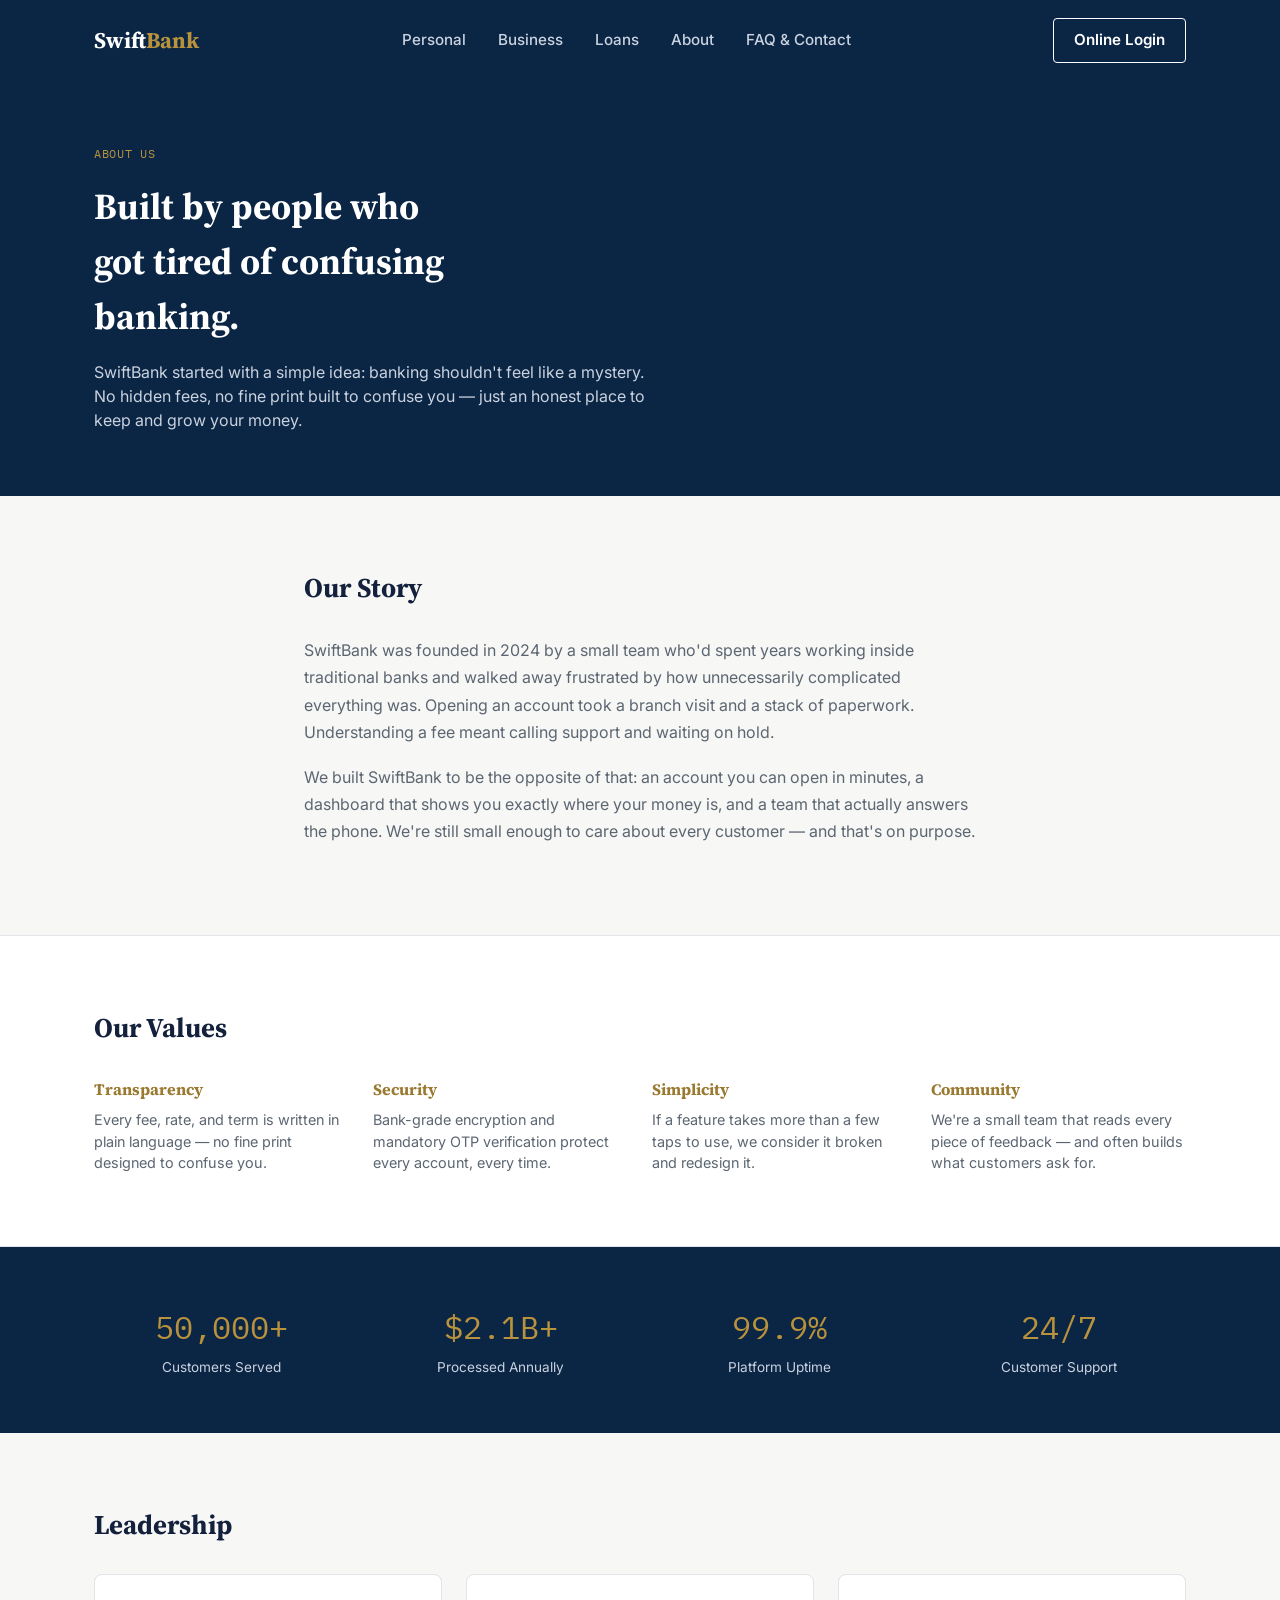
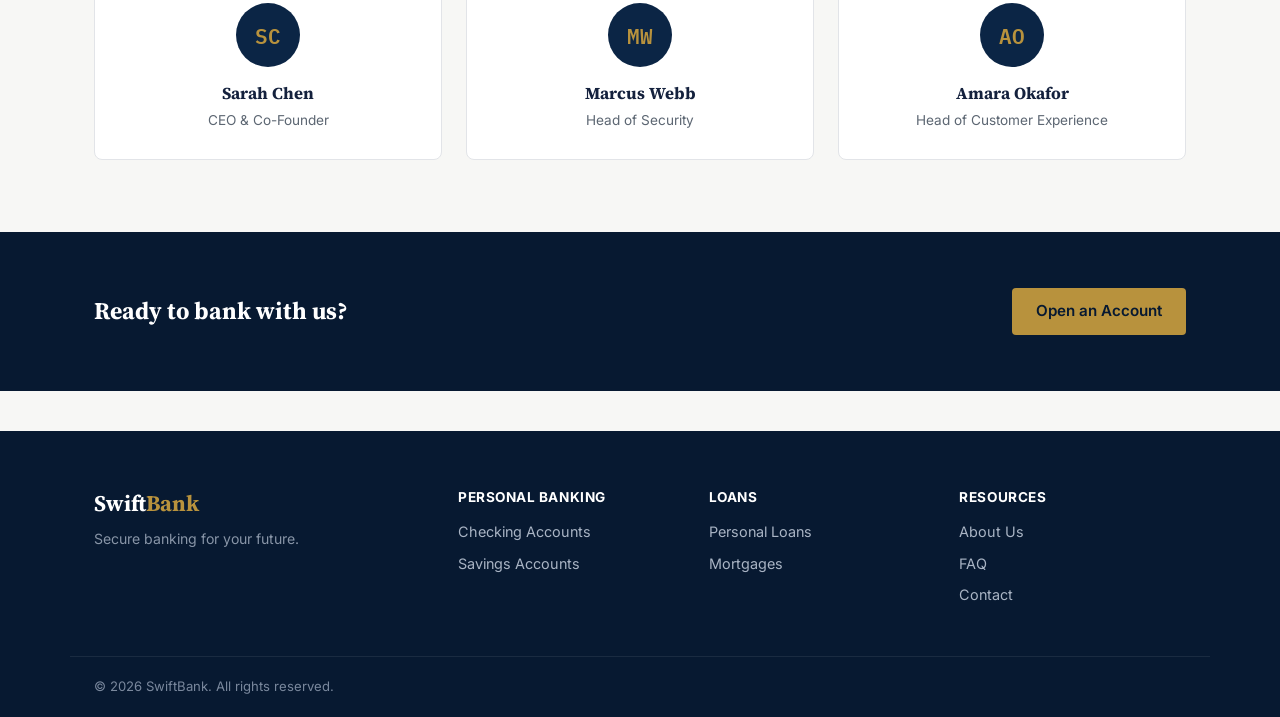
<file: about us.html>
<!DOCTYPE html>
<html lang="en">
<head>
  <meta charset="UTF-8">
  <meta name="viewport" content="width=device-width, initial-scale=1.0">
  <title>About Us | SwiftBank</title>
  <link rel="preconnect" href="https://fonts.googleapis.com">
  <link href="https://fonts.googleapis.com/css2?family=Source+Serif+4:wght@600;700&family=Inter:wght@400;500;600&family=IBM+Plex+Mono:wght@500&display=swap" rel="stylesheet">
  <link rel="stylesheet" href="Asset/css/index.css">
</head>
<body>

  <!-- Header / Nav -->
  <header class="site-header">
    <div class="container nav-wrap">
      <a href="index.html" class="logo">Swift<span>Bank</span></a>
      <nav class="main-nav" id="main-nav">
        <a href="accounts.html">Personal</a>
        <a href="accounts.html#business">Business</a>
        <a href="loans.html">Loans</a>
        <a href="about us.html">About</a>
        <a href="faq-contact.html">FAQ &amp; Contact</a>
      </nav>
      <div class="nav-actions">
        <a href="login.html" class="btn btn-outline">Online Login</a>
        <button class="menu-toggle" id="menu-toggle" aria-label="Toggle menu">&#9776;</button>
      </div>
    </div>
  </header>

  <!-- Page intro -->
  <section class="page-hero">
    <div class="container">
      <p class="eyebrow">About Us</p>
      <h1>Built by people who got tired of confusing banking.</h1>
      <p class="page-hero-sub">SwiftBank started with a simple idea: banking shouldn't feel like a mystery. No hidden fees, no fine print built to confuse you &mdash; just an honest place to keep and grow your money.</p>
    </div>
  </section>

  <!-- Our Story -->
  <section class="accounts-section">
    <div class="container about-story">
      <h2>Our Story</h2>
      <p>SwiftBank was founded in 2024 by a small team who'd spent years working inside traditional banks and walked away frustrated by how unnecessarily complicated everything was. Opening an account took a branch visit and a stack of paperwork. Understanding a fee meant calling support and waiting on hold.</p>
      <p>We built SwiftBank to be the opposite of that: an account you can open in minutes, a dashboard that shows you exactly where your money is, and a team that actually answers the phone. We're still small enough to care about every customer &mdash; and that's on purpose.</p>
    </div>
  </section>

  <!-- Our Values -->
  <section class="accounts-section accounts-section--alt">
    <div class="container">
      <h2>Our Values</h2>
      <div class="why-grid">
        <div class="why-item">
          <h3>Transparency</h3>
          <p>Every fee, rate, and term is written in plain language &mdash; no fine print designed to confuse you.</p>
        </div>
        <div class="why-item">
          <h3>Security</h3>
          <p>Bank-grade encryption and mandatory OTP verification protect every account, every time.</p>
        </div>
        <div class="why-item">
          <h3>Simplicity</h3>
          <p>If a feature takes more than a few taps to use, we consider it broken and redesign it.</p>
        </div>
        <div class="why-item">
          <h3>Community</h3>
          <p>We're a small team that reads every piece of feedback &mdash; and often builds what customers ask for.</p>
        </div>
      </div>
    </div>
  </section>

  <!-- Stats -->
  <section class="stats-band">
    <div class="container stats-grid">
      <div class="stat-item">
        <p class="stat-number">50,000+</p>
        <p class="stat-label">Customers Served</p>
      </div>
      <div class="stat-item">
        <p class="stat-number">$2.1B+</p>
        <p class="stat-label">Processed Annually</p>
      </div>
      <div class="stat-item">
        <p class="stat-number">99.9%</p>
        <p class="stat-label">Platform Uptime</p>
      </div>
      <div class="stat-item">
        <p class="stat-number">24/7</p>
        <p class="stat-label">Customer Support</p>
      </div>
    </div>
  </section>

  <!-- Leadership -->
  <section class="accounts-section">
    <div class="container">
      <h2>Leadership</h2>
      <div class="team-grid"><div class="team-card">
        <div class="team-avatar">SC</div>
        <h3>Sarah Chen</h3>
        <p class="team-role">CEO &amp; Co-Founder</p>
      </div>
      <div class="team-card">
        <div class="team-avatar">MW</div>
        <h3>Marcus Webb</h3>
        <p class="team-role">Head of Security</p>
      </div>
      <div class="team-card">
        <div class="team-avatar">AO</div>
        <h3>Amara Okafor</h3>
        <p class="team-role">Head of Customer Experience</p>
      </div>
    </div>
  </div>
</section>

<!-- CTA band -->
<section class="cta-band">
  <div class="container cta-band-wrap">
    <h2>Ready to bank with us?</h2>
    <a href="signup.html" class="btn btn-primary">Open an Account</a>
  </div>
</section>

<!-- Footer -->
<footer class="site-footer">
  <div class="container footer-wrap">
    <div>
      <p class="logo footer-logo">Swift<span>Bank</span></p>
      <p class="footer-tagline">Secure banking for your future.</p>
    </div>
    <div class="footer-col">
      <h4>Personal Banking</h4>
      <a href="accounts.html">Checking Accounts</a>
      <a href="accounts.html">Savings Accounts</a>
    </div>
    <div class="footer-col">
      <h4>Loans</h4>
      <a href="loans.html">Personal Loans</a>
      <a href="loans.html">Mortgages</a>
    </div>
    <div class="footer-col">
      <h4>Resources</h4>
      <a href="about-us.html">About Us</a>
      <a href="faq-contact.html">FAQ</a>
      <a href="faq-contact.html">Contact</a>
    </div>
  </div>
  <div class="container footer-bottom">
    <p>&copy; 2026 SwiftBank. All rights reserved.</p>
  </div>
</footer>

<script src="Asset/java/script.js"></script>
</body>
</html>
</file>
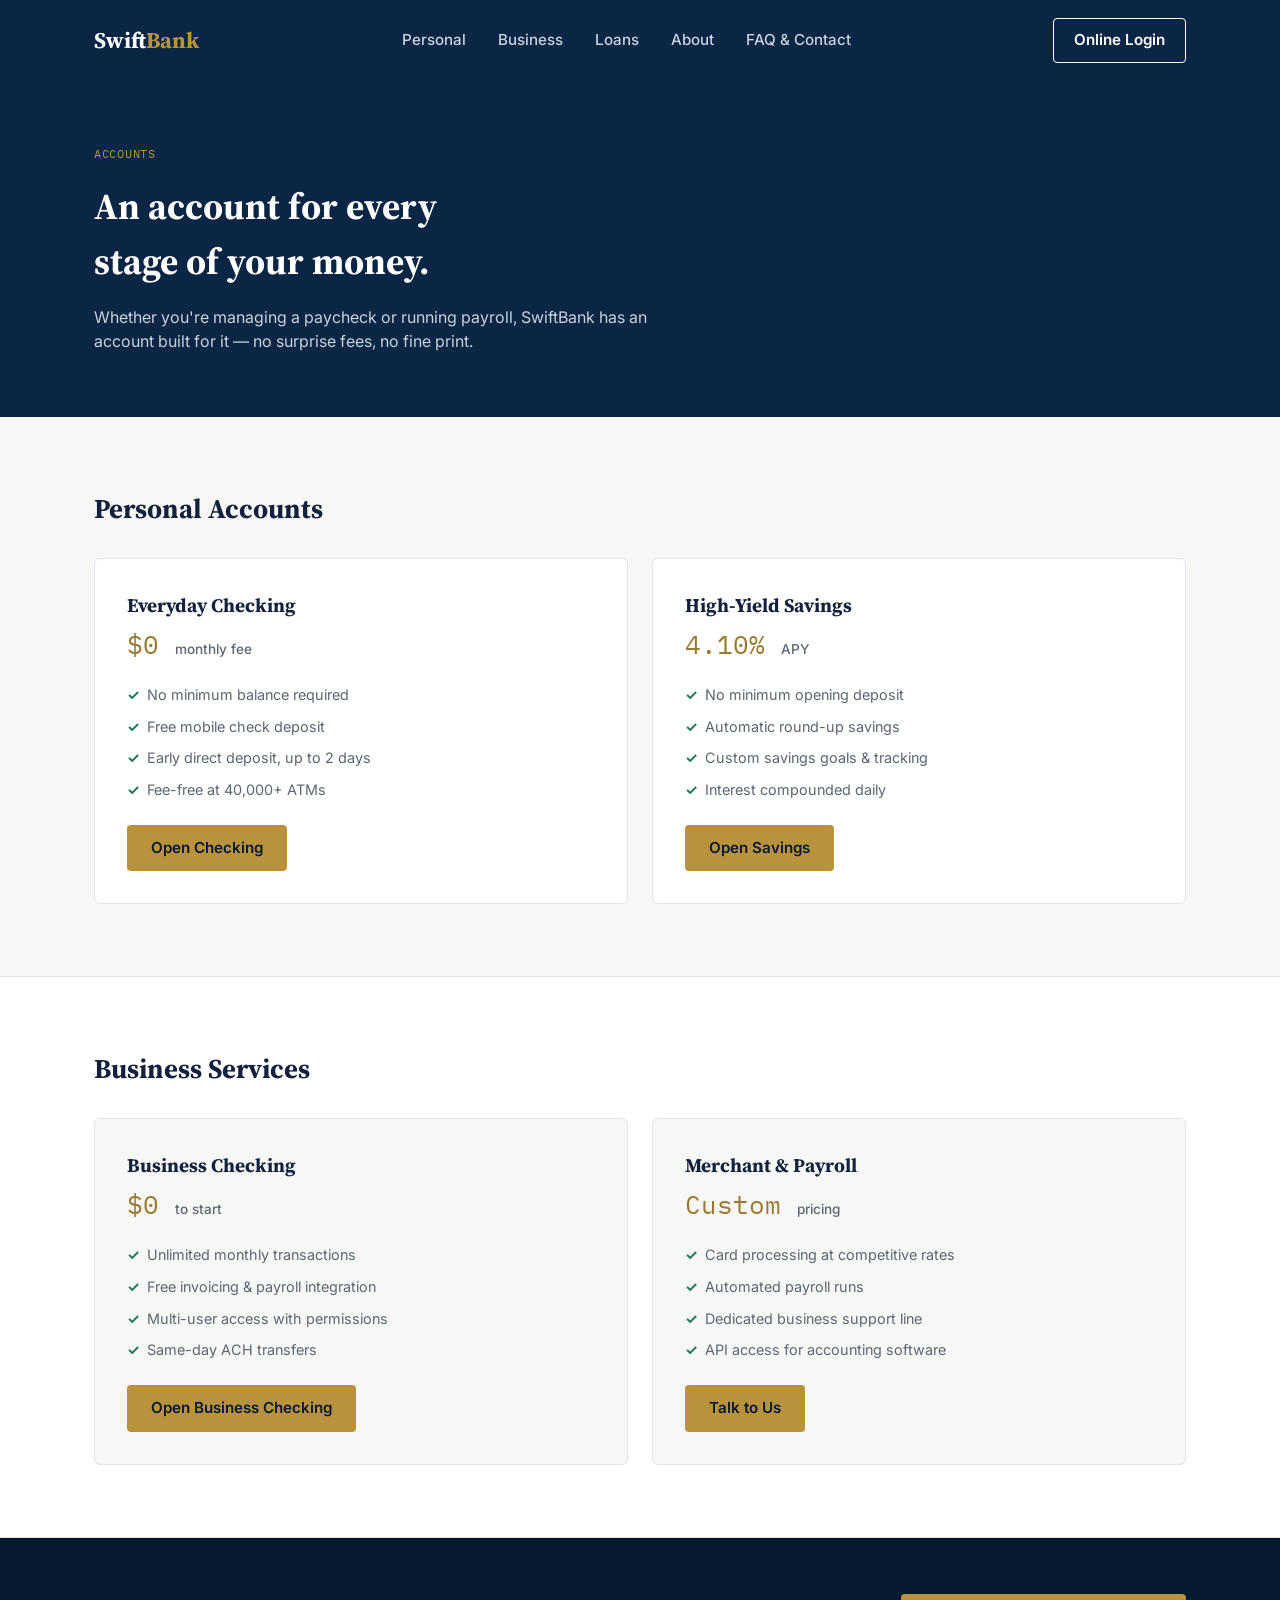
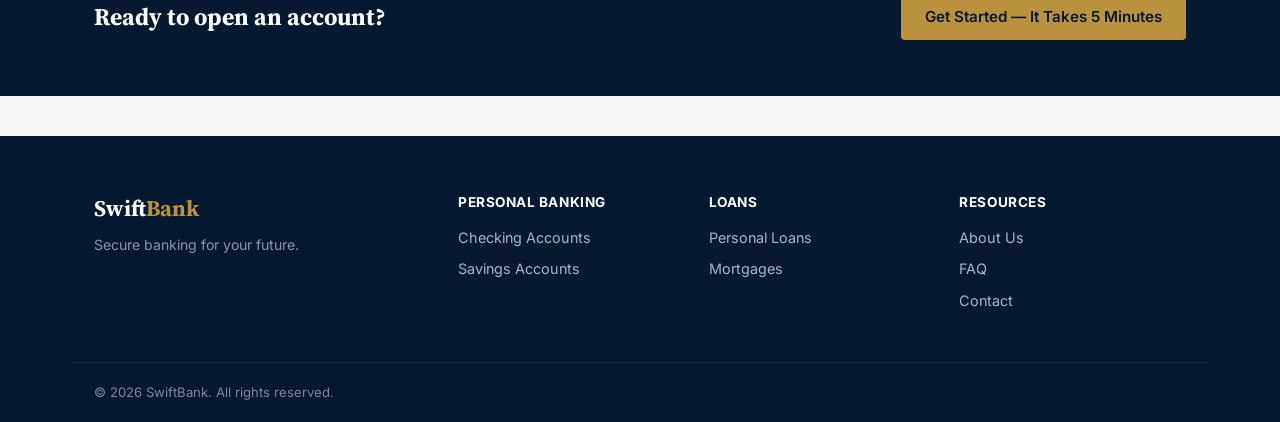
<file: accounts.html>
<!DOCTYPE html>
<html lang="en">
<head>
  <meta charset="UTF-8">
  <meta name="viewport" content="width=device-width, initial-scale=1.0">
  <title>Accounts | SwiftBank</title>
  <link rel="preconnect" href="https://fonts.googleapis.com">
  <link href="https://fonts.googleapis.com/css2?family=Source+Serif+4:wght@600;700&family=Inter:wght@400;500;600&family=IBM+Plex+Mono:wght@500&display=swap" rel="stylesheet">
  <link rel="stylesheet" href="Asset/css/index.css">
</head>
<body>

  <!-- Header / Nav -->
  <header class="site-header">
    <div class="container nav-wrap">
      <a href="index.html" class="logo">Swift<span>Bank</span></a>
      <nav class="main-nav" id="main-nav">
        <a href="accounts.html">Personal</a>
        <a href="accounts.html#business">Business</a>
        <a href="loans.html">Loans</a>
        <a href="about us.html">About</a>
        <a href="faq-contact.html">FAQ &amp; Contact</a>
      </nav>
      <div class="nav-actions">
        <a href="login.html" class="btn btn-outline">Online Login</a>
        <button class="menu-toggle" id="menu-toggle" aria-label="Toggle menu">&#9776;</button>
      </div>
    </div>
  </header>

  <!-- Page intro -->
  <section class="page-hero">
    <div class="container">
      <p class="eyebrow">Accounts</p>
      <h1>An account for every stage of your money.</h1>
      <p class="page-hero-sub">Whether you're managing a paycheck or running payroll, SwiftBank has an account built for it &mdash; no surprise fees, no fine print.</p>
    </div>
  </section>

  <!-- Personal Accounts -->
  <section id="personal" class="accounts-section">
    <div class="container">
      <h2>Personal Accounts</h2>
      <div class="account-grid">
        <div class="account-card">
          <h3>Everyday Checking</h3>
          <p class="account-rate">$0 <span>monthly fee</span></p>
          <ul class="feature-list">
            <li>No minimum balance required</li>
            <li>Free mobile check deposit</li>
            <li>Early direct deposit, up to 2 days</li>
            <li>Fee-free at 40,000+ ATMs</li>
          </ul>
          <a href="signup.html" class="btn btn-primary">Open Checking</a>
        </div>
        <div class="account-card">
          <h3>High-Yield Savings</h3>
          <p class="account-rate">4.10% <span>APY</span></p>
          <ul class="feature-list">
            <li>No minimum opening deposit</li>
            <li>Automatic round-up savings</li>
            <li>Custom savings goals &amp; tracking</li>
            <li>Interest compounded daily</li>
          </ul>
          <a href="signup.html" class="btn btn-primary">Open Savings</a>
        </div>
      </div>
    </div>
  </section>

  <!-- Business Accounts -->
  <section id="business" class="accounts-section accounts-section--alt">
    <div class="container">
      <h2>Business Services</h2>
      <div class="account-grid">
        <div class="account-card">
          <h3>Business Checking</h3>
          <p class="account-rate">$0 <span>to start</span></p>
          <ul class="feature-list">
            <li>Unlimited monthly transactions</li>
            <li>Free invoicing &amp; payroll integration</li>
            <li>Multi-user access with permissions</li>
            <li>Same-day ACH transfers</li>
          </ul>
          <a href="signup.html" class="btn btn-primary">Open Business Checking</a>
        </div>
        <div class="account-card">
          <h3>Merchant &amp; Payroll</h3>
          <p class="account-rate">Custom <span>pricing</span></p>
          <ul class="feature-list">
            <li>Card processing at competitive rates</li>
            <li>Automated payroll runs</li>
            <li>Dedicated business support line</li>
            <li>API access for accounting software</li>
          </ul>
          <a href="faq-contact.html" class="btn btn-primary">Talk to Us</a>
        </div>
      </div>
    </div>
  </section>

  <!-- CTA band -->
  <section class="cta-band">
    <div class="container cta-band-wrap">
      <h2>Ready to open an account?</h2>
      <a href="signup.html" class="btn btn-primary">Get Started &mdash; It Takes 5 Minutes</a>
    </div>
  </section>

  <!-- Footer -->
  <footer class="site-footer">
    <div class="container footer-wrap">
      <div>
        <p class="logo footer-logo">Swift<span>Bank</span></p>
        <p class="footer-tagline">Secure banking for your future.</p>
      </div>
      <div class="footer-col">
        <h4>Personal Banking</h4>
        <a href="accounts.html">Checking Accounts</a>
        <a href="accounts.html">Savings Accounts</a>
      </div>
      <div class="footer-col">
        <h4>Loans</h4>
        <a href="loans.html">Personal Loans</a>
        <a href="loans.html">Mortgages</a>
      </div>
      <div class="footer-col">
        <h4>Resources</h4>
        <a href="about-us.html">About Us</a>
        <a href="faq-contact.html">FAQ</a>
        <a href="faq-contact.html">Contact</a>
      </div>
    </div>
    <div class="container footer-bottom">
      <p>&copy; 2026 SwiftBank. All rights reserved.</p>
    </div>
  </footer>

  <script src="Asset/java/script.js"></script>
</body>
</html>
</file>
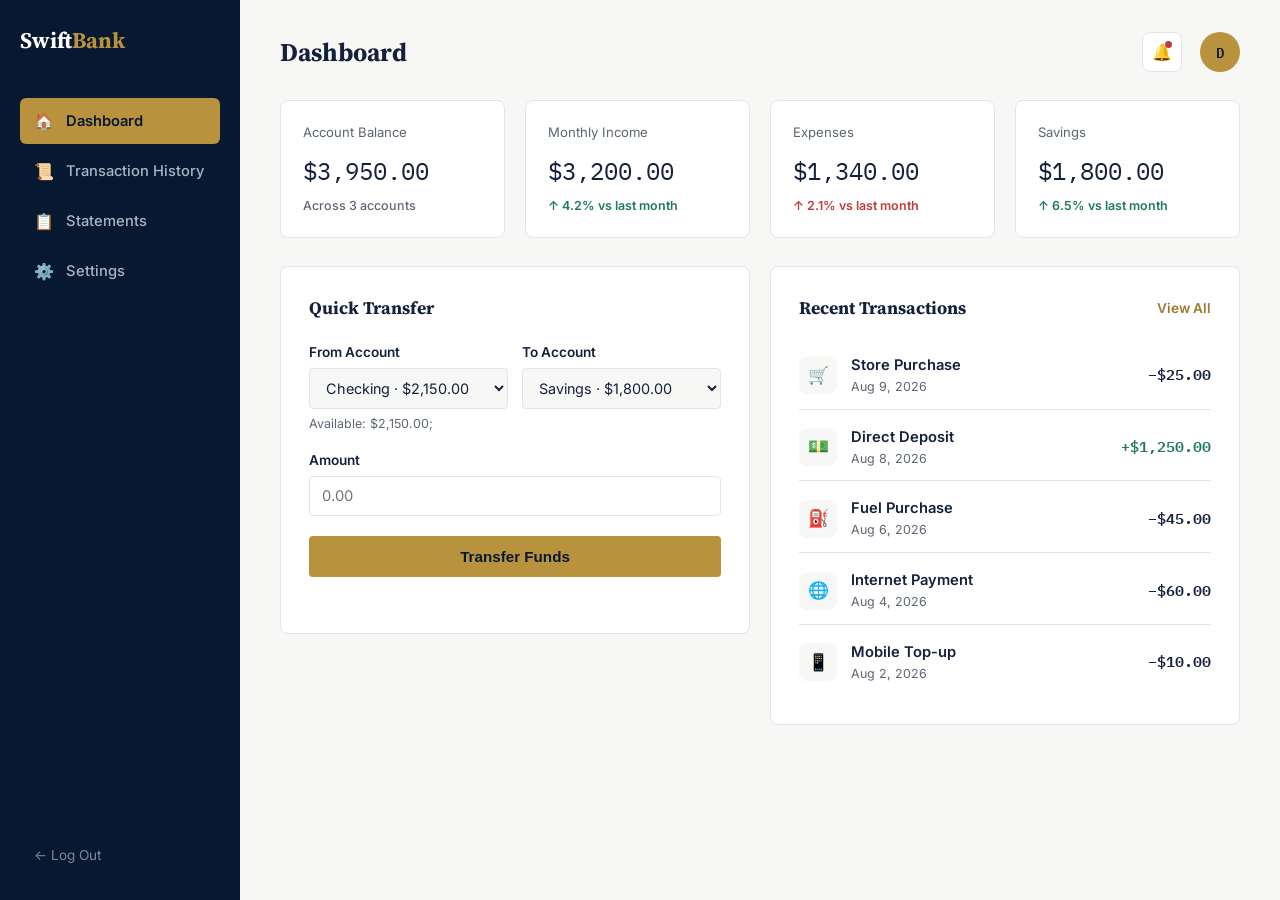
<file: dashboard.html>
<!DOCTYPE html>
<html lang="en">
<head>
  <meta charset="UTF-8">
  <meta name="viewport" content="width=device-width, initial-scale=1.0">
  <title>Dashboard | SwiftBank</title>
  <link rel="preconnect" href="https://fonts.googleapis.com">
  <link href="https://fonts.googleapis.com/css2?family=Source+Serif+4:wght@600;700&family=Inter:wght@400;500;600&family=IBM+Plex+Mono:wght@500&display=swap" rel="stylesheet">
  <link rel="stylesheet" href="Asset/css/index.css">
</head>
<body class="dashboard-body">

  <div class="dashboard-layout">

    <!-- Sidebar -->
    <aside class="sidebar">
      <a href="index.html" class="logo sidebar-logo">Swift<span>Bank</span></a>
      <nav class="sidebar-nav">
        <a href="dashboard.html" class="sidebar-link active">
          <span class="sidebar-icon">&#127968;</span> Dashboard
        </a>
    
        </a>
        <a href="transaction-history.html" class="sidebar-link">
          <span class="sidebar-icon">&#128220;</span> Transaction History
        </a>
        <a href="statements.html" class="sidebar-link">
          <span class="sidebar-icon">&#128203;</span> Statements
        </a>
        <a href="settings.html" class="sidebar-link">
          <span class="sidebar-icon">&#9881;&#65039;</span> Settings
        </a>
      </nav>
      <a href="login.html" class="sidebar-logout">&#8592; Log Out</a>
    </aside>

    <!-- Main -->
    <main class="dashboard-main">

      <!-- Top bar -->
      <div class="dashboard-topbar">
        <h1>Dashboard</h1>
        <div class="topbar-actions">
          <button class="icon-btn" aria-label="Notifications">&#128276;<span class="notif-dot"></span></button>
          <a href="profile.html" class="avatar">D</a>
        </div>
      </div>

      <!-- Metrics -->
      <section class="metrics-grid">
        <div class="metric-card">
          <p class="metric-label">Account Balance</p>
          <p class="metric-value" id="metric-balance">$4,950.00</p>
          <p class="metric-trend metric-trend--neutral">Across 3 accounts</p>
        </div>
        <div class="metric-card">
          <p class="metric-label">Monthly Income</p>
          <p class="metric-value">$3,200.00</p>
          <p class="metric-trend metric-trend--up">&#8593; 4.2% vs last month</p>
        </div>
        <div class="metric-card">
          <p class="metric-label">Expenses</p>
          <p class="metric-value">$1,340.00</p>
          <p class="metric-trend metric-trend--down">&#8593; 2.1% vs last month</p>
        </div>
        <div class="metric-card">
          <p class="metric-label">Savings</p>
          <p class="metric-value" id="metric-savings">$1,800.00</p>
          <p class="metric-trend metric-trend--up">&#8593; 6.5% vs last month</p>
        </div>
      </section>

      <!-- Transfer + Transactions -->
      <section class="dashboard-columns">

        <!-- Quick Transfer -->
        <div class="panel">
          <h2>Quick Transfer</h2>
          <form class="transfer-form" id="transfer-form">
            <div class="form-row">
              <div class="form-group">
                <label for="from-account">From Account</label>
                <select id="from-account">
                  <option value="checking">Checking &middot; $2,150.00</option>
                  <option value="savings">Savings &middot; $1,800.00</option>
                </select>
                <p class="available-balance" id="available-balance">Available: $2,150.00</p>
              </div>
              <div class="form-group">
                <label for="to-account">To Account</label>
                <select id="to-account">
                  <option value="savings">Savings &middot; $1,800.00</option>
                  <option value="checking">Checking &middot; $2,150.00</option>
                  <option value="external">External Account</option>
                </select>
              </div>
            </div>
            <div class="form-group">
              <label for="amount">Amount</label>
              <input type="number" id="amount" placeholder="0.00" min="1" step="0.01" required>
            </div>
            <button type="submit" class="btn btn-primary btn-block">Transfer Funds</button>
            <p class="transfer-confirm" id="transfer-confirm"></p>
          </form>
        </div>

        <!-- Recent Transactions -->
        <div class="panel">
          <div class="panel-header">
            <h2>Recent Transactions</h2>
            <a href="transaction-history.html" class="panel-link">View All</a>
          </div>
          <ul class="transaction-list" id="transaction-list">
            <li class="transaction-item">
              <span class="transaction-icon">&#128722;</span>
              <span class="transaction-details">
                <span class="transaction-name">Store Purchase</span>
                <span class="transaction-date">Aug 9, 2026</span>
              </span>
              <span class="transaction-amount transaction-amount--negative">&minus;$25.00</span>
            </li>
            <li class="transaction-item">
              <span class="transaction-icon">&#128181;</span>
              <span class="transaction-details">
                <span class="transaction-name">Direct Deposit</span>
                <span class="transaction-date">Aug 8, 2026</span>
              </span>
              <span class="transaction-amount transaction-amount--positive">+$1,250.00</span>
            </li>
            <li class="transaction-item">
              <span class="transaction-icon">&#9981;</span>
              <span class="transaction-details">
                <span class="transaction-name">Fuel Purchase</span>
                <span class="transaction-date">Aug 6, 2026</span>
              </span>
              <span class="transaction-amount transaction-amount--negative">&minus;$45.00</span>
            </li>
            <li class="transaction-item">
              <span class="transaction-icon">&#127760;</span>
              <span class="transaction-details">
                <span class="transaction-name">Internet Payment</span>
                <span class="transaction-date">Aug 4, 2026</span>
              </span>
              <span class="transaction-amount transaction-amount--negative">&minus;$60.00</span>
            </li>
            <li class="transaction-item">
              <span class="transaction-icon">&#128241;</span>
              <span class="transaction-details">
                <span class="transaction-name">Mobile Top-up</span>
                <span class="transaction-date">Aug 2, 2026</span>
              </span>
              <span class="transaction-amount transaction-amount--negative">&minus;$10.00</span>
            </li>
          </ul>
        </div>

      </section>
    </main>
  </div>

  <script src="Asset/java/script.js"></script>
</body>
</html>
</file>
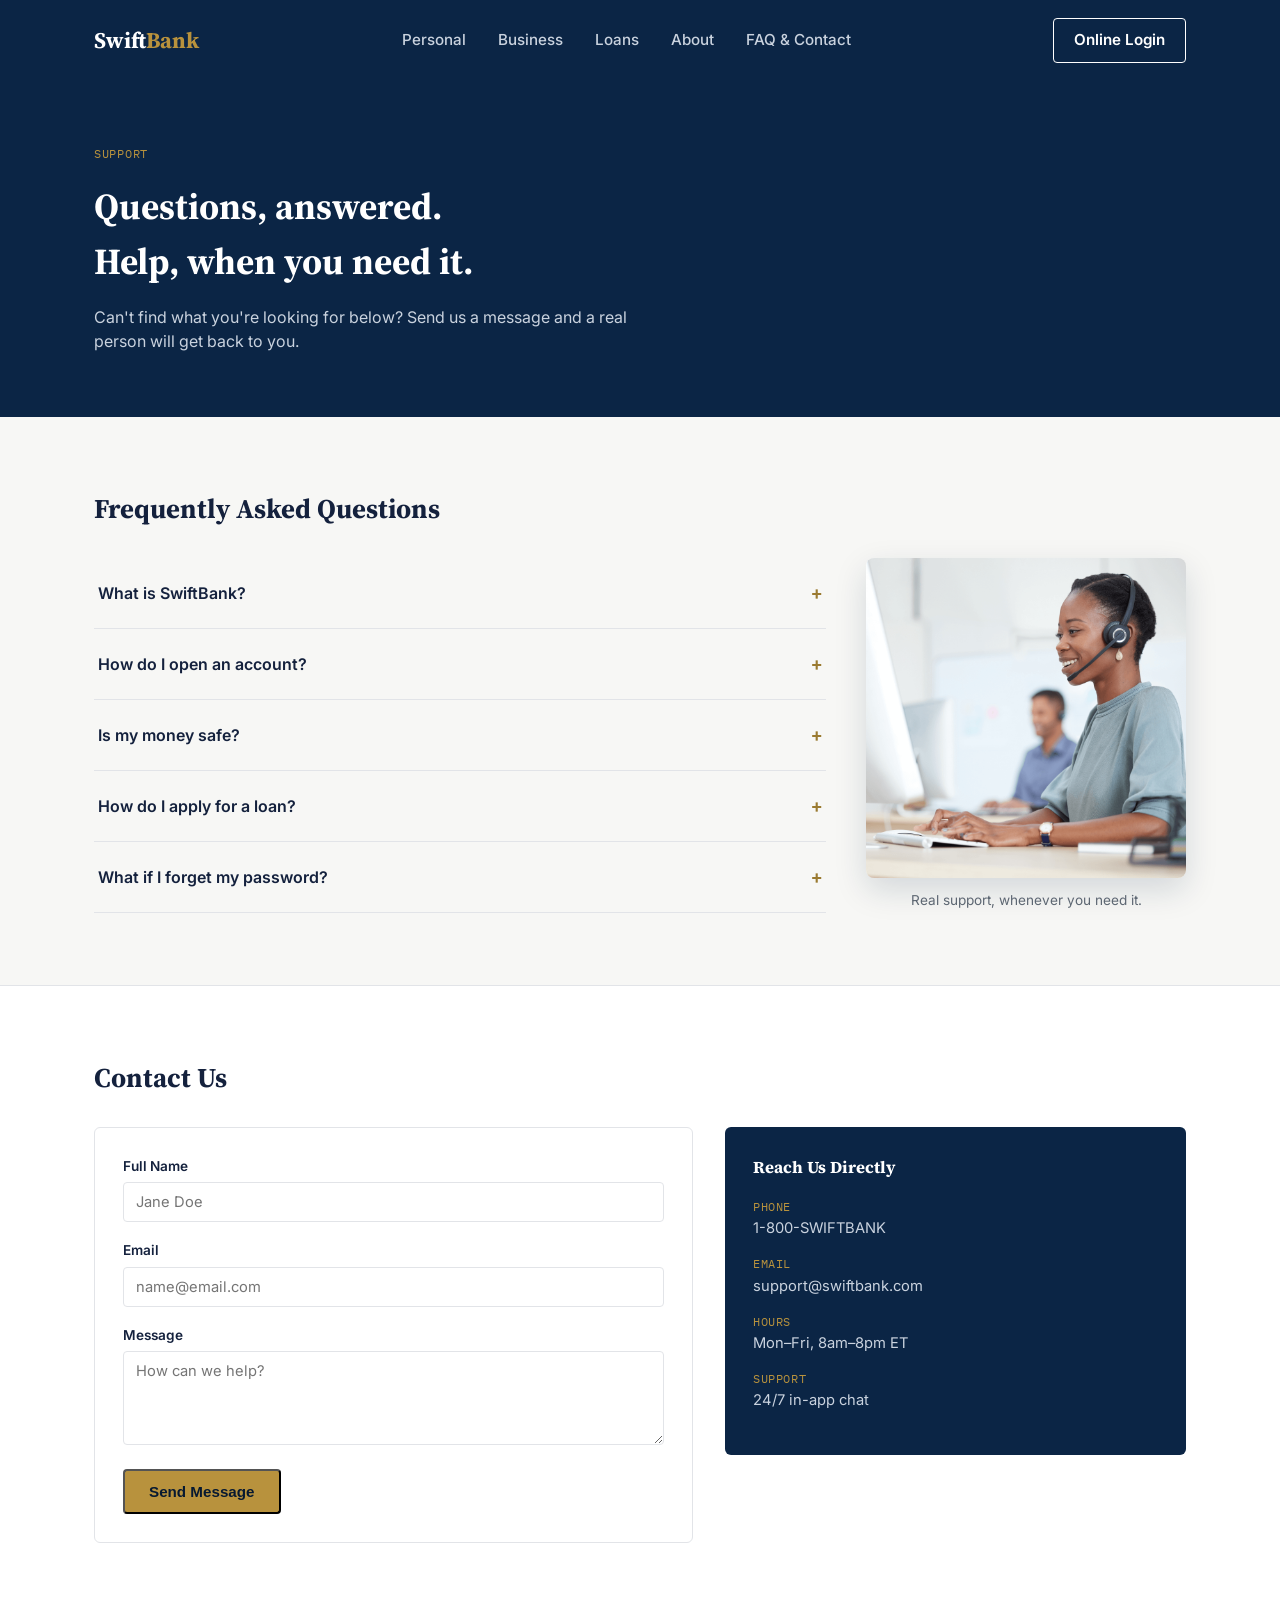
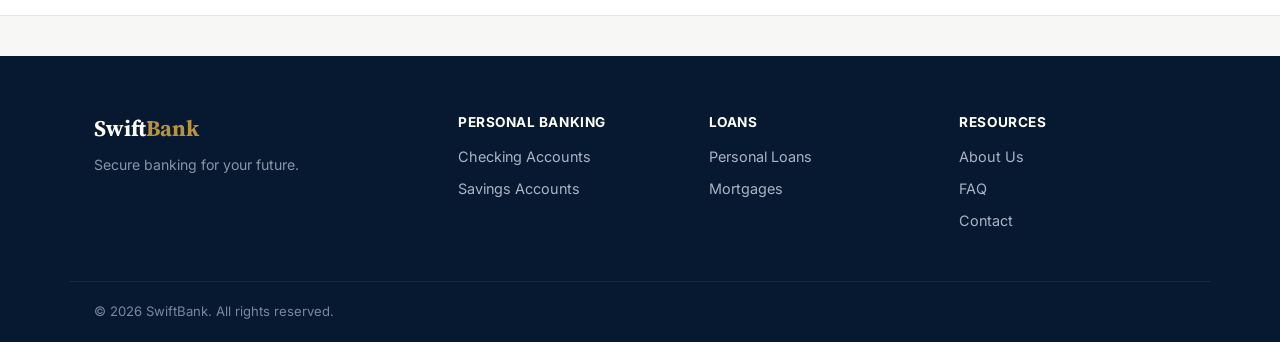
<file: faq-contact.html>
<!DOCTYPE html>
<html lang="en">
<head>
  <meta charset="UTF-8">
  <meta name="viewport" content="width=device-width, initial-scale=1.0">
  <title>FAQ &amp; Contact | SwiftBank</title>
  <link rel="preconnect" href="https://fonts.googleapis.com">
  <link href="https://fonts.googleapis.com/css2?family=Source+Serif+4:wght@600;700&family=Inter:wght@400;500;600&family=IBM+Plex+Mono:wght@500&display=swap" rel="stylesheet">
  <link rel="stylesheet" href="Asset/css/index.css">
</head>
<body>

  <!-- Header / Nav -->
  <header class="site-header">
    <div class="container nav-wrap">
      <a href="index.html" class="logo">Swift<span>Bank</span></a>
      <nav class="main-nav" id="main-nav">
        <a href="accounts.html">Personal</a>
        <a href="accounts.html#business">Business</a>
        <a href="loans.html">Loans</a>
        <a href="about us.html">About</a>
        <a href="faq-contact.html">FAQ &amp; Contact</a>
      </nav>
      <div class="nav-actions">
        <a href="login.html" class="btn btn-outline">Online Login</a>
        <button class="menu-toggle" id="menu-toggle" aria-label="Toggle menu">&#9776;</button>
      </div>
    </div>
  </header>

  <!-- Page intro -->
  <section class="page-hero">
    <div class="container">
      <p class="eyebrow">Support</p>
      <h1>Questions, answered. Help, when you need it.</h1>
      <p class="page-hero-sub">Can't find what you're looking for below? Send us a message and a real person will get back to you.</p>
    </div>
  </section>

  <!-- FAQ -->
  <section class="accounts-section">
    <div class="container">
      <h2>Frequently Asked Questions</h2>
      <div class="faq-wrap">
      <div class="faq-list">

        <div class="faq-item">
          <button class="faq-question" aria-expanded="false">
            What is SwiftBank?
            <span class="faq-icon">+</span>
          </button>
          <div class="faq-answer">
            <p>SwiftBank is an online-first bank offering personal and business checking, savings, and loans &mdash; all managed from one secure dashboard.</p>
          </div>
        </div>

        <div class="faq-item">
          <button class="faq-question" aria-expanded="false">
            How do I open an account?
            <span class="faq-icon">+</span>
          </button>
          <div class="faq-answer">
            <p>Click "Open an Account" on any page, fill out the sign-up form, and verify your identity with a one-time code. It takes about five minutes.</p>
          </div>
        </div>

        <div class="faq-item">
          <button class="faq-question" aria-expanded="false">
            Is my money safe?
            <span class="faq-icon">+</span>
          </button>
          <div class="faq-answer">
            <p>Yes. Every login requires OTP verification, and your data is encrypted both in transit and at rest.</p>
          </div>
        </div>

        <div class="faq-item">
          <button class="faq-question" aria-expanded="false">
            How do I apply for a loan?
            <span class="faq-icon">+</span>
          </button>
          <div class="faq-answer">
            <p>Visit the Loans page, choose Personal Loan or Mortgage, and apply online. Most applications get a decision within 1&ndash;2 business days.</p>
          </div>
        </div>

        <div class="faq-item">
          <button class="faq-question" aria-expanded="false">
            What if I forget my password?
            <span class="faq-icon">+</span>
          </button>
          <div class="faq-answer">
            <p>On the Login page, select "Forgot Password" and follow the steps to reset it securely via email or phone.</p>
          </div>
        </div>

      </div>

      <div class="faq-image">
        <img src="Asset/image/AfterTheSale.0o5fen43ocnwo.png" alt="SwiftBank support agent ready to help">
        <p class="faq-image-caption">Real support, whenever you need it.</p>
      </div>
      </div>
    </div>
  </section>

  <!-- Contact -->
  <section class="accounts-section accounts-section--alt">
    <div class="container"><h2>Contact Us</h2>
      <div class="contact-grid">

        <form class="contact-form">
          <div class="form-group">
            <label for="name">Full Name</label>
            <input type="text" id="name" placeholder="Jane Doe" required>
          </div>
          <div class="form-group">
            <label for="email">Email</label>
            <input type="email" id="email" placeholder="name@email.com" required>
          </div>
          <div class="form-group">
            <label for="message">Message</label>
            <textarea id="message" rows="4" placeholder="How can we help?" required></textarea>
          </div>
          <button type="submit" class="btn btn-primary">Send Message</button>
        </form>

        <div class="contact-info-card">
          <h3>Reach Us Directly</h3>
          <p class="contact-info-row"><span>Phone</span>1-800-SWIFTBANK</p>
          <p class="contact-info-row"><span>Email</span>support@swiftbank.com</p>
          <p class="contact-info-row"><span>Hours</span>Mon&ndash;Fri, 8am&ndash;8pm ET</p>
          <p class="contact-info-row"><span>Support</span>24/7 in-app chat</p>
        </div>

      </div>
    </div>
  </section>

  <!-- Footer -->
  <footer class="site-footer">
    <div class="container footer-wrap">
      <div>
        <p class="logo footer-logo">Swift<span>Bank</span></p>
        <p class="footer-tagline">Secure banking for your future.</p>
      </div>
      <div class="footer-col">
        <h4>Personal Banking</h4>
        <a href="accounts.html">Checking Accounts</a>
        <a href="accounts.html">Savings Accounts</a>
      </div>
      <div class="footer-col">
        <h4>Loans</h4>
        <a href="loans.html">Personal Loans</a>
        <a href="loans.html">Mortgages</a>
      </div>
      <div class="footer-col">
        <h4>Resources</h4>
        <a href="about-us.html">About Us</a>
        <a href="faq-contact.html">FAQ</a>
        <a href="faq-contact.html">Contact</a>
      </div>
    </div>
    <div class="container footer-bottom">
      <p>&copy; 2026 SwiftBank. All rights reserved.</p>
    </div>
  </footer>

  <script src="Asset/java/script.js"></script>
</body>
</html>
</file>
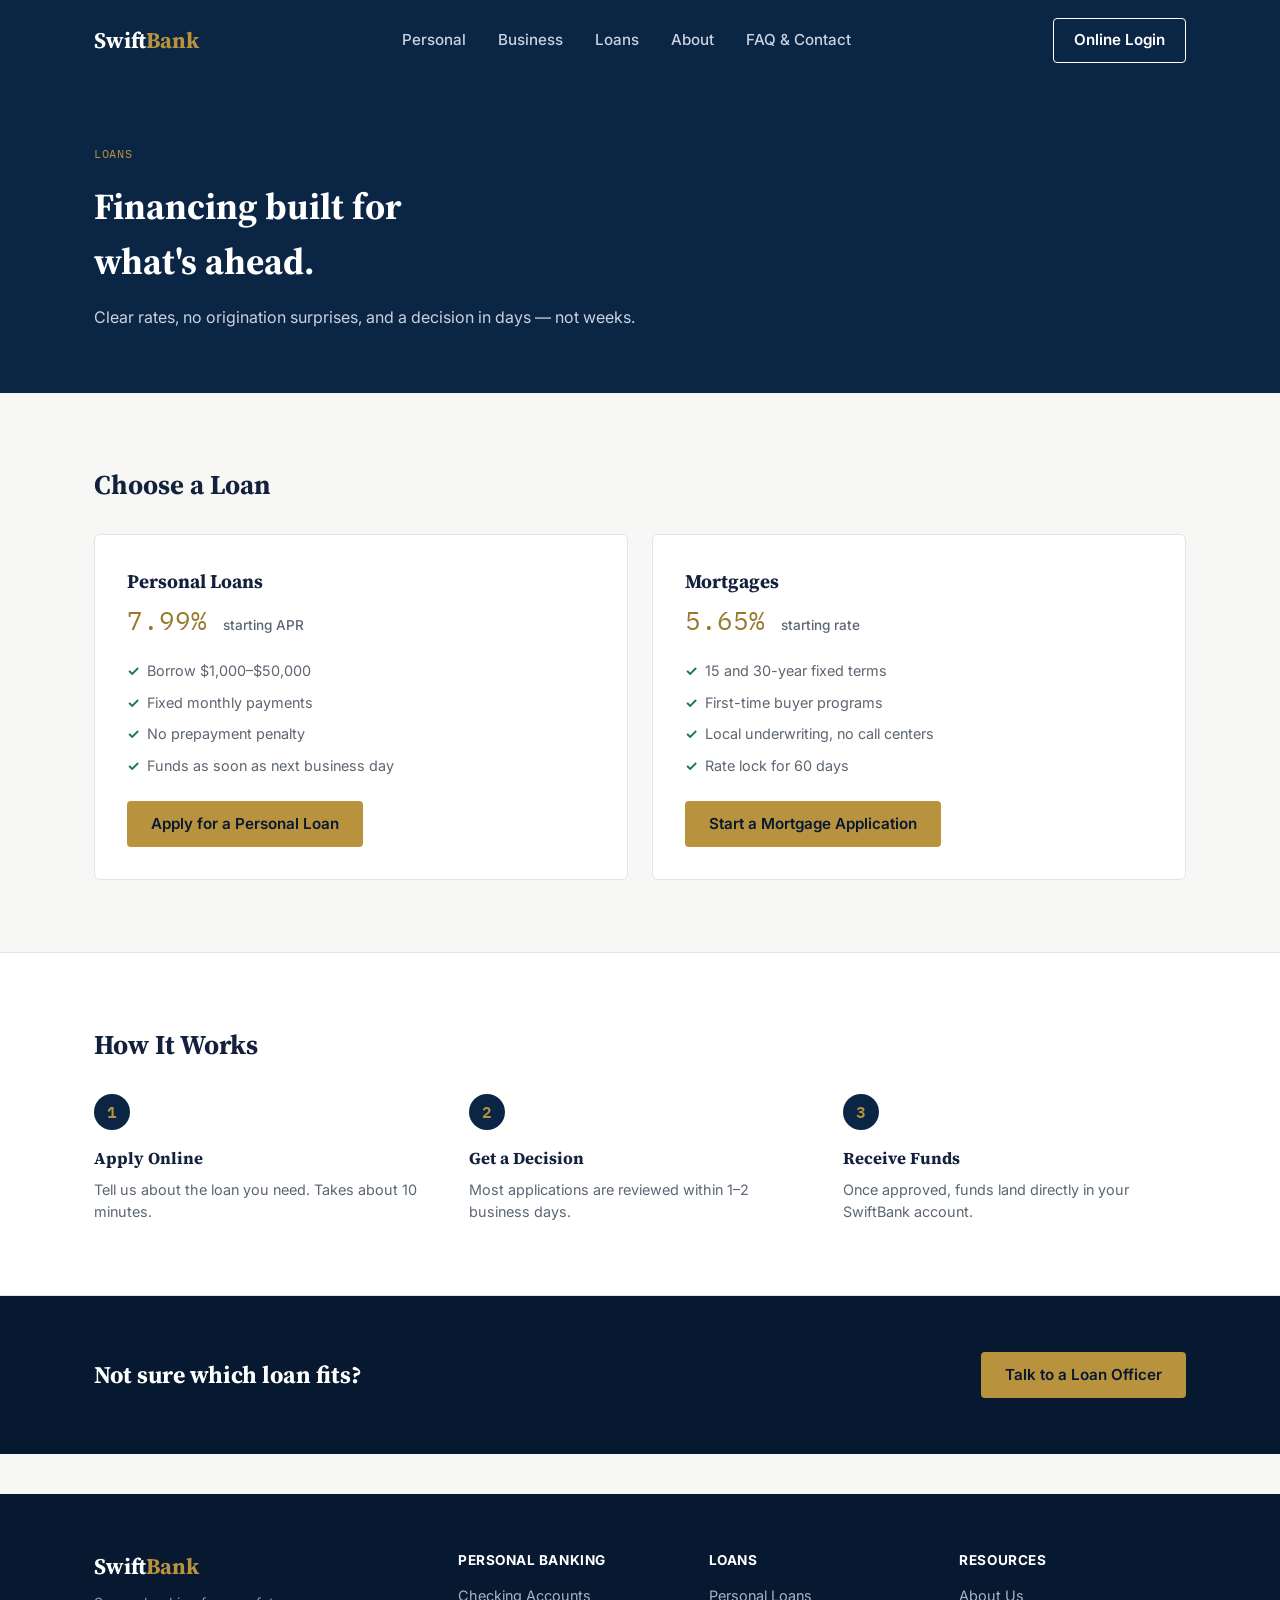
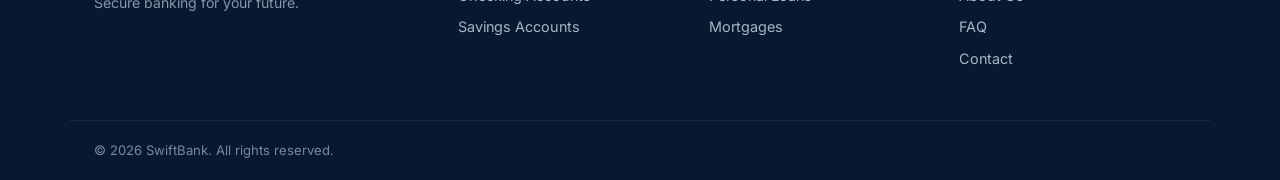
<file: loans.html>
<!DOCTYPE html>
<html lang="en">
<head>
  <meta charset="UTF-8">
  <meta name="viewport" content="width=device-width, initial-scale=1.0">
  <title>Loans | SwiftBank</title>
  <link rel="preconnect" href="https://fonts.googleapis.com">
  <link href="https://fonts.googleapis.com/css2?family=Source+Serif+4:wght@600;700&family=Inter:wght@400;500;600&family=IBM+Plex+Mono:wght@500&display=swap" rel="stylesheet">
  <link rel="stylesheet" href="Asset/css/index.css">
</head>
<body>

  <!-- Header / Nav -->
  <header class="site-header">
    <div class="container nav-wrap">
      <a href="index.html" class="logo">Swift<span>Bank</span></a>
      <nav class="main-nav" id="main-nav">
        <a href="accounts.html">Personal</a>
        <a href="accounts.html#business">Business</a>
        <a href="loans.html">Loans</a>
        <a href="about us.html">About</a>
        <a href="faq-contact.html">FAQ &amp; Contact</a>
      </nav>
      <div class="nav-actions">
        <a href="login.html" class="btn btn-outline">Online Login</a>
        <button class="menu-toggle" id="menu-toggle" aria-label="Toggle menu">&#9776;</button>
      </div>
    </div>
  </header>

  <!-- Page intro -->
  <section class="page-hero">
    <div class="container">
      <p class="eyebrow">Loans</p>
      <h1>Financing built for what's ahead.</h1>
      <p class="page-hero-sub">Clear rates, no origination surprises, and a decision in days &mdash; not weeks.</p>
    </div>
  </section>

  <!-- Loan Types -->
  <section class="accounts-section">
    <div class="container">
      <h2>Choose a Loan</h2>
      <div class="account-grid">
        <div class="account-card">
          <h3>Personal Loans</h3>
          <p class="account-rate">7.99% <span>starting APR</span></p>
          <ul class="feature-list">
            <li>Borrow $1,000&ndash;$50,000</li>
            <li>Fixed monthly payments</li>
            <li>No prepayment penalty</li>
            <li>Funds as soon as next business day</li>
          </ul>
          <a href="signup.html" class="btn btn-primary">Apply for a Personal Loan</a>
        </div>
        <div class="account-card">
          <h3>Mortgages</h3>
          <p class="account-rate">5.65% <span>starting rate</span></p>
          <ul class="feature-list">
            <li>15 and 30-year fixed terms</li>
            <li>First-time buyer programs</li>
            <li>Local underwriting, no call centers</li>
            <li>Rate lock for 60 days</li>
          </ul>
          <a href="signup.html" class="btn btn-primary">Start a Mortgage Application</a>
        </div>
      </div>
    </div>
  </section>

  <!-- How it Works -->
  <section class="accounts-section accounts-section--alt">
    <div class="container">
      <h2>How It Works</h2>
      <div class="steps-grid">
        <div class="step-item">
          <span class="step-num">1</span>
          <h3>Apply Online</h3>
          <p>Tell us about the loan you need. Takes about 10 minutes.</p>
        </div>
        <div class="step-item">
          <span class="step-num">2</span>
          <h3>Get a Decision</h3>
          <p>Most applications are reviewed within 1&ndash;2 business days.</p>
        </div>
        <div class="step-item">
          <span class="step-num">3</span>
          <h3>Receive Funds</h3>
          <p>Once approved, funds land directly in your SwiftBank account.</p>
        </div>
      </div>
    </div>
  </section>

  <!-- CTA band -->
  <section class="cta-band">
    <div class="container cta-band-wrap">
      <h2>Not sure which loan fits?</h2>
      <a href="faq-contact.html" class="btn btn-primary">Talk to a Loan Officer</a>
    </div>
  </section>

  <!-- Footer -->
  <footer class="site-footer">
    <div class="container footer-wrap">
      <div>
        <p class="logo footer-logo">Swift<span>Bank</span></p>
        <p class="footer-tagline">Secure banking for your future.</p>
      </div>
      <div class="footer-col">
        <h4>Personal Banking</h4>
        <a href="accounts.html">Checking Accounts</a>
        <a href="accounts.html">Savings Accounts</a></div>
        <div class="footer-col">
          <h4>Loans</h4>
          <a href="loans.html">Personal Loans</a>
          <a href="loans.html">Mortgages</a>
        </div>
        <div class="footer-col">
          <h4>Resources</h4>
          <a href="about-us.html">About Us</a>
          <a href="faq-contact.html">FAQ</a>
          <a href="faq-contact.html">Contact</a>
        </div>
      </div>
      <div class="container footer-bottom">
        <p>&copy; 2026 SwiftBank. All rights reserved.</p>
      </div>
    </footer>
  
    <script src="Asset/java/script.js"></script>
  </body>
  </html>
</file>
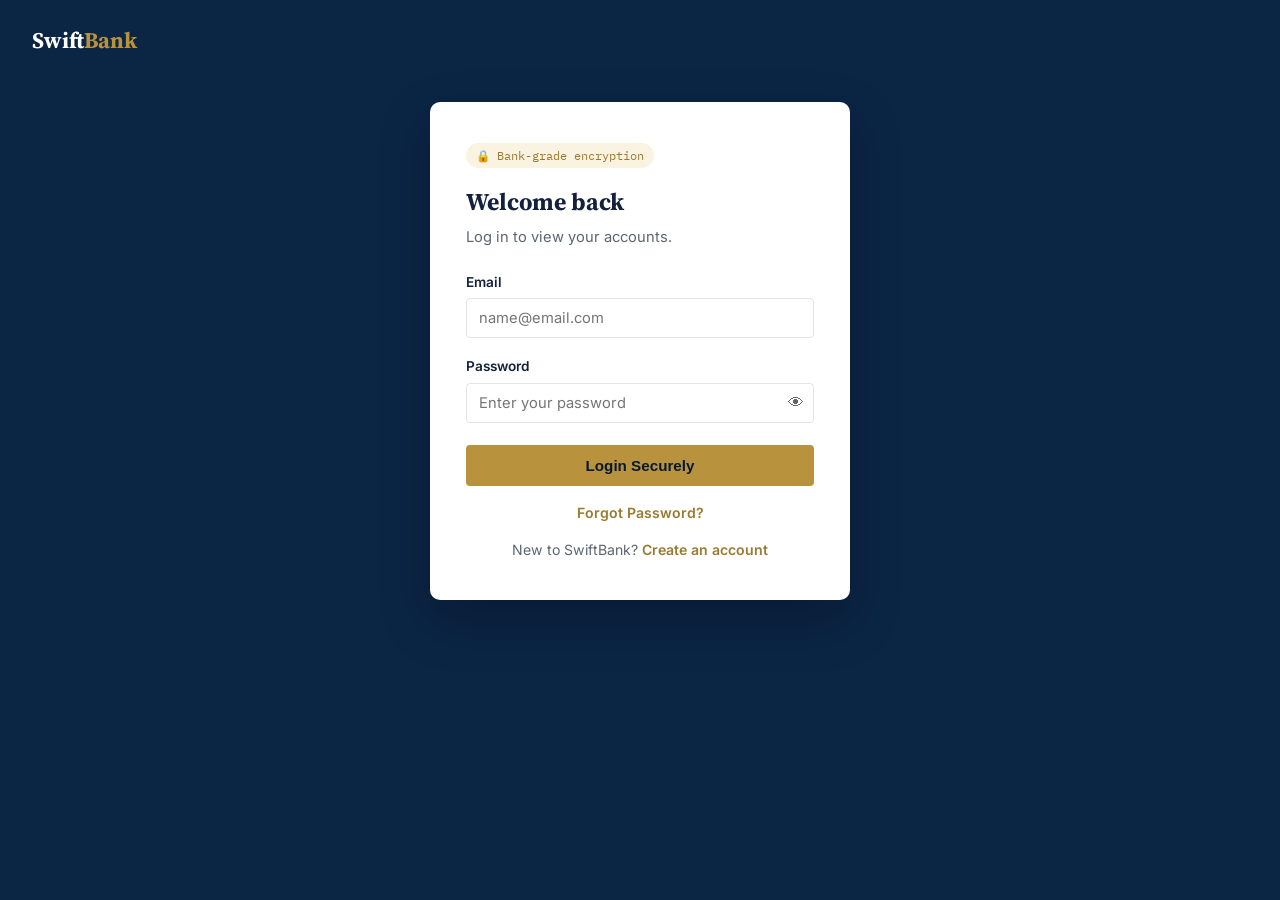
<file: login.html>
<!DOCTYPE html>
<html lang="en">
<head>
  <meta charset="UTF-8">
  <meta name="viewport" content="width=device-width, initial-scale=1.0">
  <title>Login | SwiftBank</title>
  <link rel="preconnect" href="https://fonts.googleapis.com">
  <link href="https://fonts.googleapis.com/css2?family=Source+Serif+4:wght@600;700&family=Inter:wght@400;500;600&family=IBM+Plex+Mono:wght@500&display=swap" rel="stylesheet">
  <link rel="stylesheet" href="Asset/css/index.css">
</head>
<body class="auth-body">

  <header class="auth-header">
    <a href="index.html" class="logo">Swift<span>Bank</span></a>
  </header>

  <main class="auth-page">
    <div class="auth-card">
      <p class="auth-badge">&#128274; Bank-grade encryption</p>
      <h1>Welcome back</h1>
      <p class="auth-subtitle">Log in to view your accounts.</p>

      <form class="auth-form">
        <div class="form-group">
          <label for="email">Email</label>
          <input type="email" id="email" placeholder="name@email.com" required>
        </div>

        <div class="form-group">
          <label for="password">Password</label>
          <div class="password-field">
            <input type="password" id="password" placeholder="Enter your password" required>
            <button type="button" class="password-toggle" aria-label="Show password">&#128065;</button>
          </div>
        </div>

        <button type="submit" class="btn btn-primary btn-block">Login Securely</button>
      </form>

      <p class="auth-footer-link"><a href="#">Forgot Password?</a></p>
      <p class="auth-footer-link">New to SwiftBank? <a href="signup.html">Create an account</a></p>
    </div>
  </main>

  <script src="Asset/java/script.js"></script>
</body>
</html>
</file>
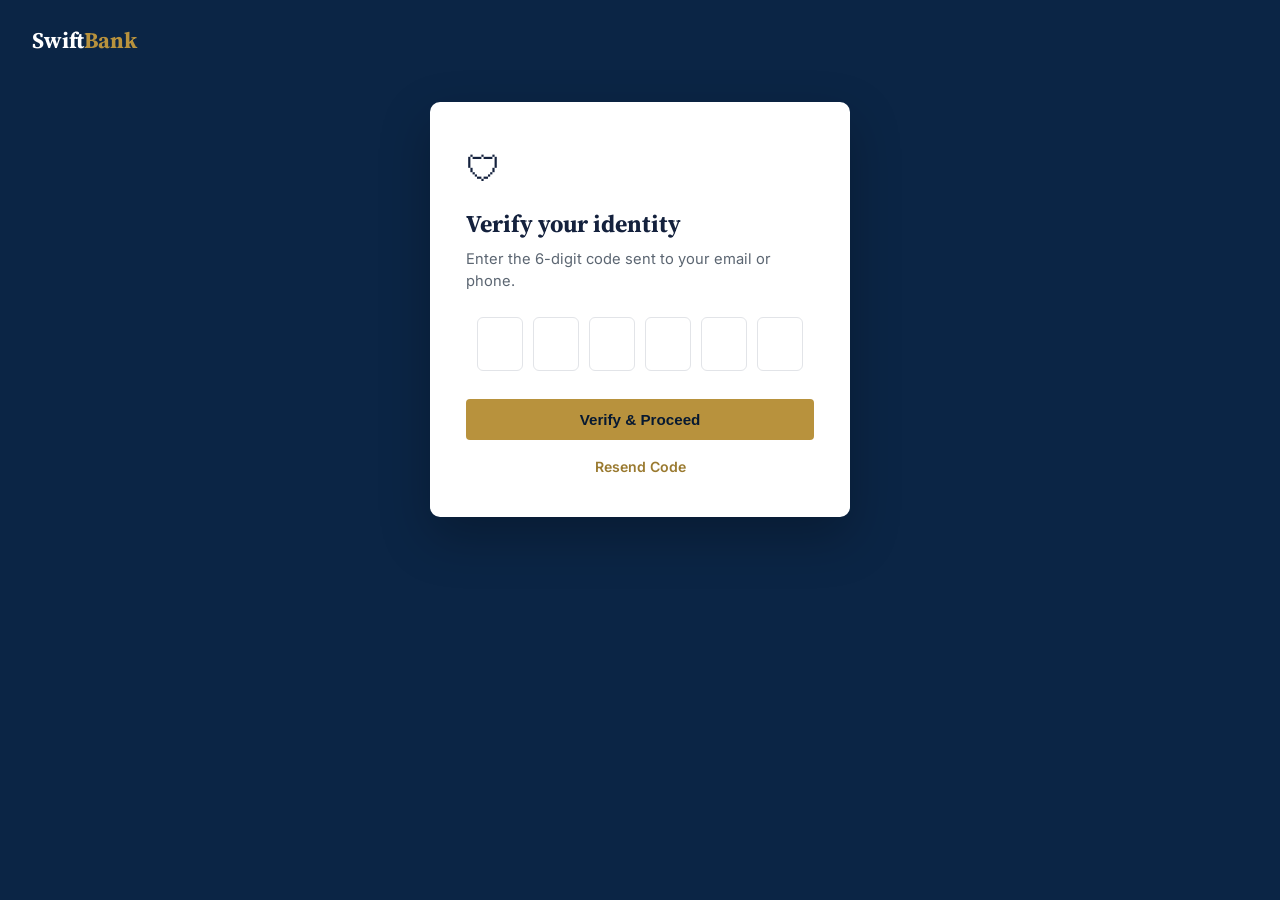
<file: otp.html>
<!DOCTYPE html>
<html lang="en">
<head>
  <meta charset="UTF-8">
  <meta name="viewport" content="width=device-width, initial-scale=1.0">
  <title>Verify Your Identity | SwiftBank</title>
  <link rel="preconnect" href="https://fonts.googleapis.com">
  <link href="https://fonts.googleapis.com/css2?family=Source+Serif+4:wght@600;700&family=Inter:wght@400;500;600&family=IBM+Plex+Mono:wght@500&display=swap" rel="stylesheet">
  <link rel="stylesheet" href="Asset/css/index.css">
</head>
<body class="auth-body">

  <header class="auth-header">
    <a href="index.html" class="logo">Swift<span>Bank</span></a>
  </header>

  <main class="auth-page">
    <div class="auth-card">
      <div class="shield-icon">&#128737;</div>
      <h1>Verify your identity</h1>
      <p class="auth-subtitle">Enter the 6-digit code sent to your email or phone.</p>

      <form class="auth-form" id="otp-form">
        <div class="otp-boxes">
          <input type="text" inputmode="numeric" maxlength="1" class="otp-digit" required>
          <input type="text" inputmode="numeric" maxlength="1" class="otp-digit" required>
          <input type="text" inputmode="numeric" maxlength="1" class="otp-digit" required>
          <input type="text" inputmode="numeric" maxlength="1" class="otp-digit" required>
          <input type="text" inputmode="numeric" maxlength="1" class="otp-digit" required>
          <input type="text" inputmode="numeric" maxlength="1" class="otp-digit" required>
        </div>
        <button type="submit" class="btn btn-primary btn-block">Verify &amp; Proceed</button>
      </form>

      <p class="auth-footer-link"><a href="#" id="resend-code">Resend Code</a></p>
    </div>
  </main>

  <script src="Asset/java/script.js"></script>
</body>
</html>
</file>
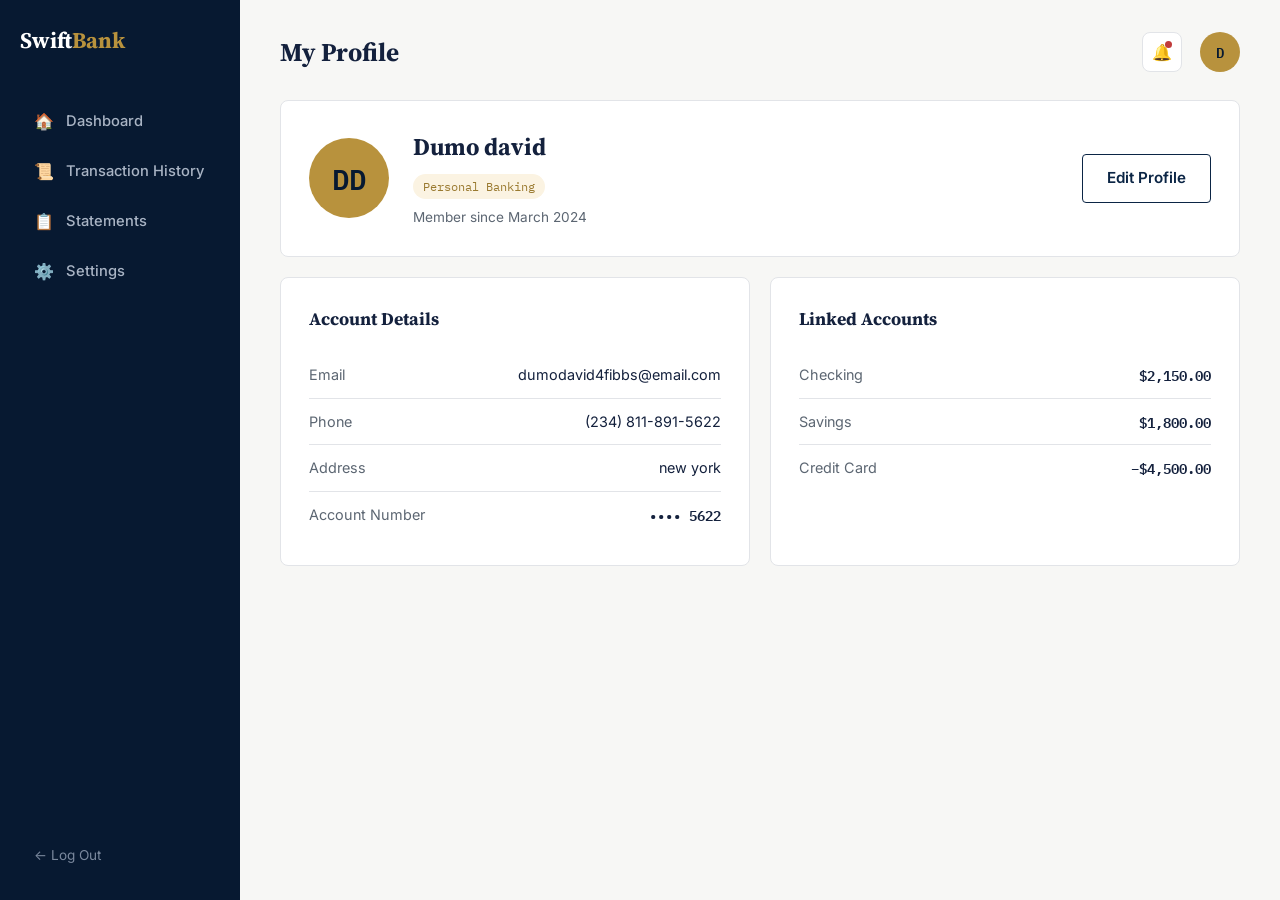
<file: profile.html>
<!DOCTYPE html>
<html lang="en">
<head>
  <meta charset="UTF-8">
  <meta name="viewport" content="width=device-width, initial-scale=1.0">
  <title>My Profile | SwiftBank</title>
  <link rel="preconnect" href="https://fonts.googleapis.com">
  <link href="https://fonts.googleapis.com/css2?family=Source+Serif+4:wght@600;700&family=Inter:wght@400;500;600&family=IBM+Plex+Mono:wght@500&display=swap" rel="stylesheet">
  <link rel="stylesheet" href="Asset/css/index.css">
</head>
<body class="dashboard-body">

  <div class="dashboard-layout">

    <!-- Sidebar -->
    <aside class="sidebar">
      <a href="index.html" class="logo sidebar-logo">Swift<span>Bank</span></a>
      <nav class="sidebar-nav">
        <a href="dashboard.html" class="sidebar-link">
          <span class="sidebar-icon">&#127968;</span> Dashboard
        </a>
   
        </a>
        <a href="transaction-history.html" class="sidebar-link">
          <span class="sidebar-icon">&#128220;</span> Transaction History
        </a>
        <a href="statements.html" class="sidebar-link">
          <span class="sidebar-icon">&#128203;</span> Statements
        </a>
        <a href="settings.html" class="sidebar-link">
          <span class="sidebar-icon">&#9881;&#65039;</span> Settings
        </a>
      </nav>
      <a href="login.html" class="sidebar-logout">&#8592; Log Out</a>
    </aside>

    <!-- Main -->
    <main class="dashboard-main">

      <!-- Top bar -->
      <div class="dashboard-topbar">
        <h1>My Profile</h1>
        <div class="topbar-actions">
          <button class="icon-btn" aria-label="Notifications">&#128276;<span class="notif-dot"></span></button>
          <div class="avatar">D</div>
        </div>
      </div>

      <!-- Profile header -->
      <section class="panel profile-header">
        <div class="profile-avatar-lg">DD</div>
        <div class="profile-header-info">
          <h1>Dumo david</h1>
          <span class="profile-badge">Personal Banking</span>
          <p class="profile-since">Member since March 2024</p>
        </div>
        <a href="settings.html" class="btn btn-outline-dark">Edit Profile</a>
      </section>

      <!-- Details -->
      <div class="profile-columns">

        <section class="panel">
          <h2>Account Details</h2>
          <div class="detail-row"><span>Email</span><span>dumodavid4fibbs@email.com</span></div>
          <div class="detail-row"><span>Phone</span><span>(234) 811-891-5622</span></div>
          <div class="detail-row"><span>Address</span><span>new york</span></div>
          <div class="detail-row"><span>Account Number</span><span class="mono">&#8226;&#8226;&#8226;&#8226; 5622</span></div>
        </section>

        <section class="panel">
          <h2>Linked Accounts</h2>
          <div class="linked-account-row"><span>Checking</span><span class="mono">  $2,150.00</span></div>
          <div class="linked-account-row"><span>Savings</span><span class="mono"> $1,800.00</span></div>
          <div class="linked-account-row"><span>Credit Card</span><span class="mono">&minus;$4,500.00</span></div>
        </section>

      </div>

    </main>
  </div>

  <script src="Asset/java/script.js"></script>
</body>
</html>
</file>
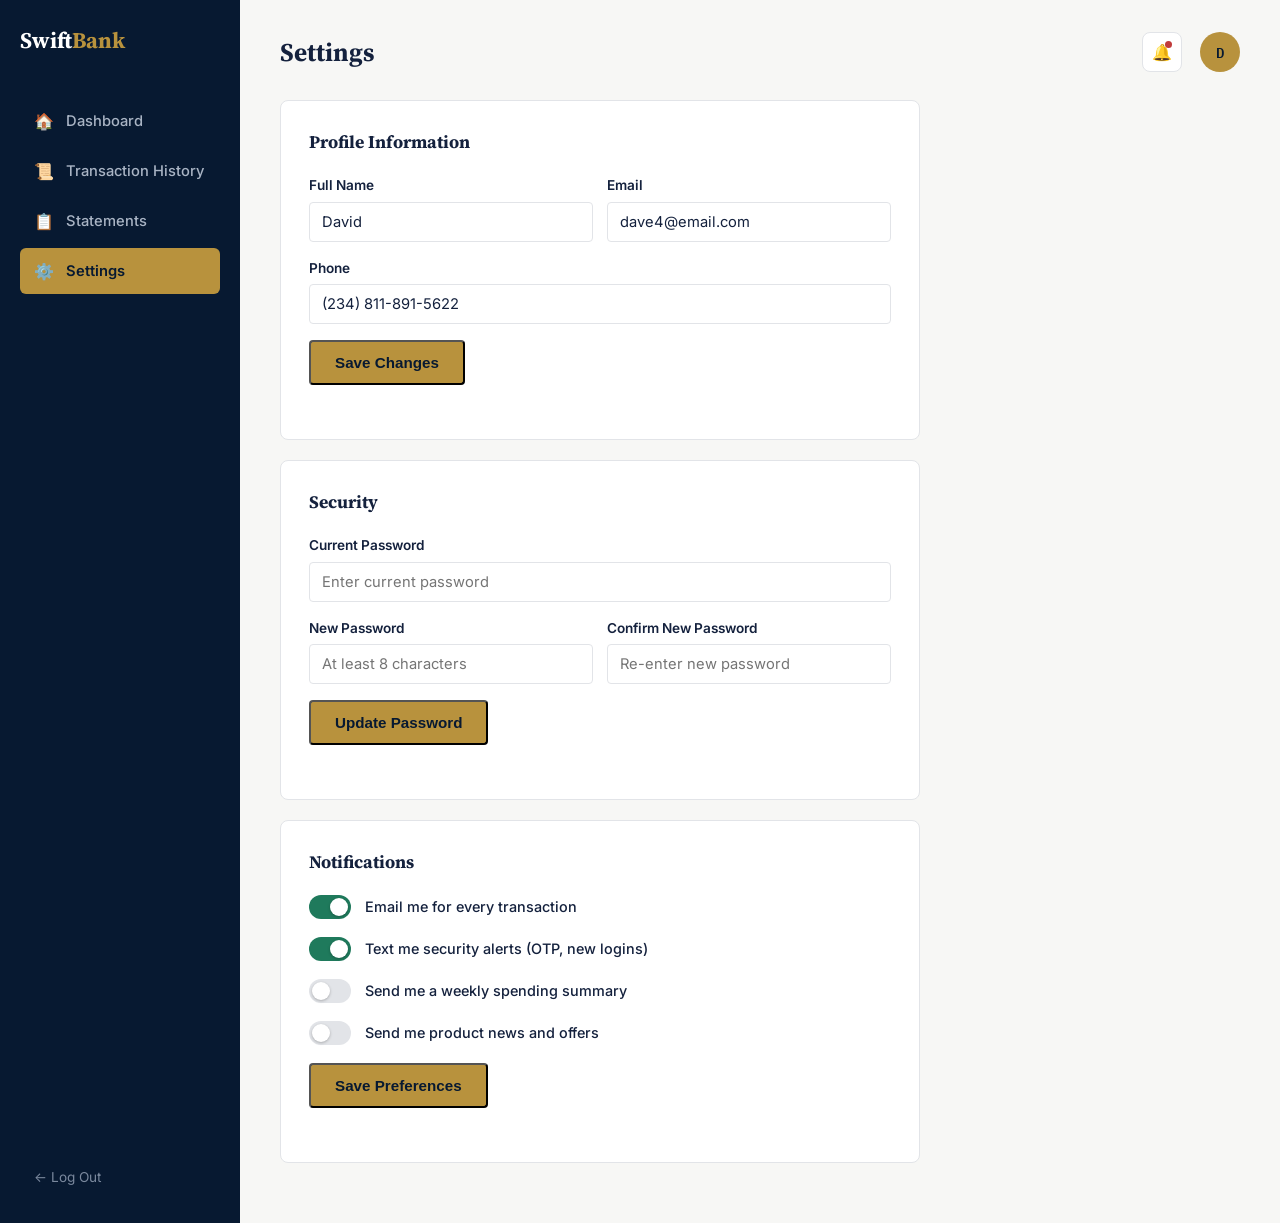
<file: settings.html>
<!DOCTYPE html>
<html lang="en">
<head>
  <meta charset="UTF-8">
  <meta name="viewport" content="width=device-width, initial-scale=1.0">
  <title>Settings | SwiftBank</title>
  <link rel="preconnect" href="https://fonts.googleapis.com">
  <link href="https://fonts.googleapis.com/css2?family=Source+Serif+4:wght@600;700&family=Inter:wght@400;500;600&family=IBM+Plex+Mono:wght@500&display=swap" rel="stylesheet">
  <link rel="stylesheet" href="Asset/css/index.css">
</head>
<body class="dashboard-body">

  <div class="dashboard-layout">

    <!-- Sidebar -->
    <aside class="sidebar">
      <a href="index.html" class="logo sidebar-logo">Swift<span>Bank</span></a>
      <nav class="sidebar-nav">
        <a href="dashboard.html" class="sidebar-link">
          <span class="sidebar-icon">&#127968;</span> Dashboard
        </a>

        </a>
        <a href="transaction-history.html" class="sidebar-link">
          <span class="sidebar-icon">&#128220;</span> Transaction History
        </a>
        <a href="statements.html" class="sidebar-link">
          <span class="sidebar-icon">&#128203;</span> Statements
        </a>
        <a href="settings.html" class="sidebar-link active">
          <span class="sidebar-icon">&#9881;&#65039;</span> Settings
        </a>
      </nav>
      <a href="login.html" class="sidebar-logout">&#8592; Log Out</a>
    </aside>

    <!-- Main -->
    <main class="dashboard-main">

      <!-- Top bar -->
      <div class="dashboard-topbar">
        <h1>Settings</h1>
        <div class="topbar-actions">
          <button class="icon-btn" aria-label="Notifications">&#128276;<span class="notif-dot"></span></button>
          <a href="profile.html" class="avatar">D</a>
        </div>
      </div>

      <div class="settings-stack">

        <!-- Profile Information -->
        <section class="panel">
          <h2>Profile Information</h2>
          <form class="settings-form" id="profile-form">
            <div class="form-row">
              <div class="form-group">
                <label for="full-name">Full Name</label>
                <input type="text" id="full-name" value="David">
              </div>
              <div class="form-group">
                <label for="settings-email">Email</label>
                <input type="email" id="settings-email" value="dave4@email.com">
              </div>
            </div>
            <div class="form-group">
              <label for="phone">Phone</label>
              <input type="tel" id="phone" value="(234) 811-891-5622">
            </div>
            <button type="submit" class="btn btn-primary">Save Changes</button>
            <p class="settings-confirm"></p>
          </form>
        </section>

        <!-- Security -->
        <section class="panel">
          <h2>Security</h2>
          <form class="settings-form" id="password-form">
            <div class="form-group">
              <label for="current-password">Current Password</label>
              <input type="password" id="current-password" placeholder="Enter current password">
            </div>
            <div class="form-row">
              <div class="form-group">
                <label for="new-password">New Password</label>
                <input type="password" id="new-password" placeholder="At least 8 characters" minlength="8">
              </div>
              <div class="form-group">
                <label for="confirm-password">Confirm New Password</label>
                <input type="password" id="confirm-password" placeholder="Re-enter new password">
              </div>
            </div>
            <button type="submit" class="btn btn-primary">Update Password</button>
            <p class="settings-confirm"></p>
          </form>
        </section>

        <!-- Notifications -->
        <section class="panel">
          <h2>Notifications</h2>
          <form class="settings-form" id="notifications-form">
            <label class="toggle">
                <input type="checkbox" checked>
              <span class="toggle-track"><span class="toggle-thumb"></span></span>
              <span class="toggle-label">Email me for every transaction</span>
            </label>
            <label class="toggle">
              <input type="checkbox" checked>
              <span class="toggle-track"><span class="toggle-thumb"></span></span>
              <span class="toggle-label">Text me security alerts (OTP, new logins)</span>
            </label>
            <label class="toggle">
              <input type="checkbox">
              <span class="toggle-track"><span class="toggle-thumb"></span></span>
              <span class="toggle-label">Send me a weekly spending summary</span>
            </label>
            <label class="toggle">
              <input type="checkbox">
              <span class="toggle-track"><span class="toggle-thumb"></span></span>
              <span class="toggle-label">Send me product news and offers</span>
            </label>
            <button type="submit" class="btn btn-primary">Save Preferences</button>
            <p class="settings-confirm"></p>
          </form>
        </section>

      </div>

    </main>
  </div>

  <script src="Asset/java/script.js"></script>
</body>
</html>
</file>
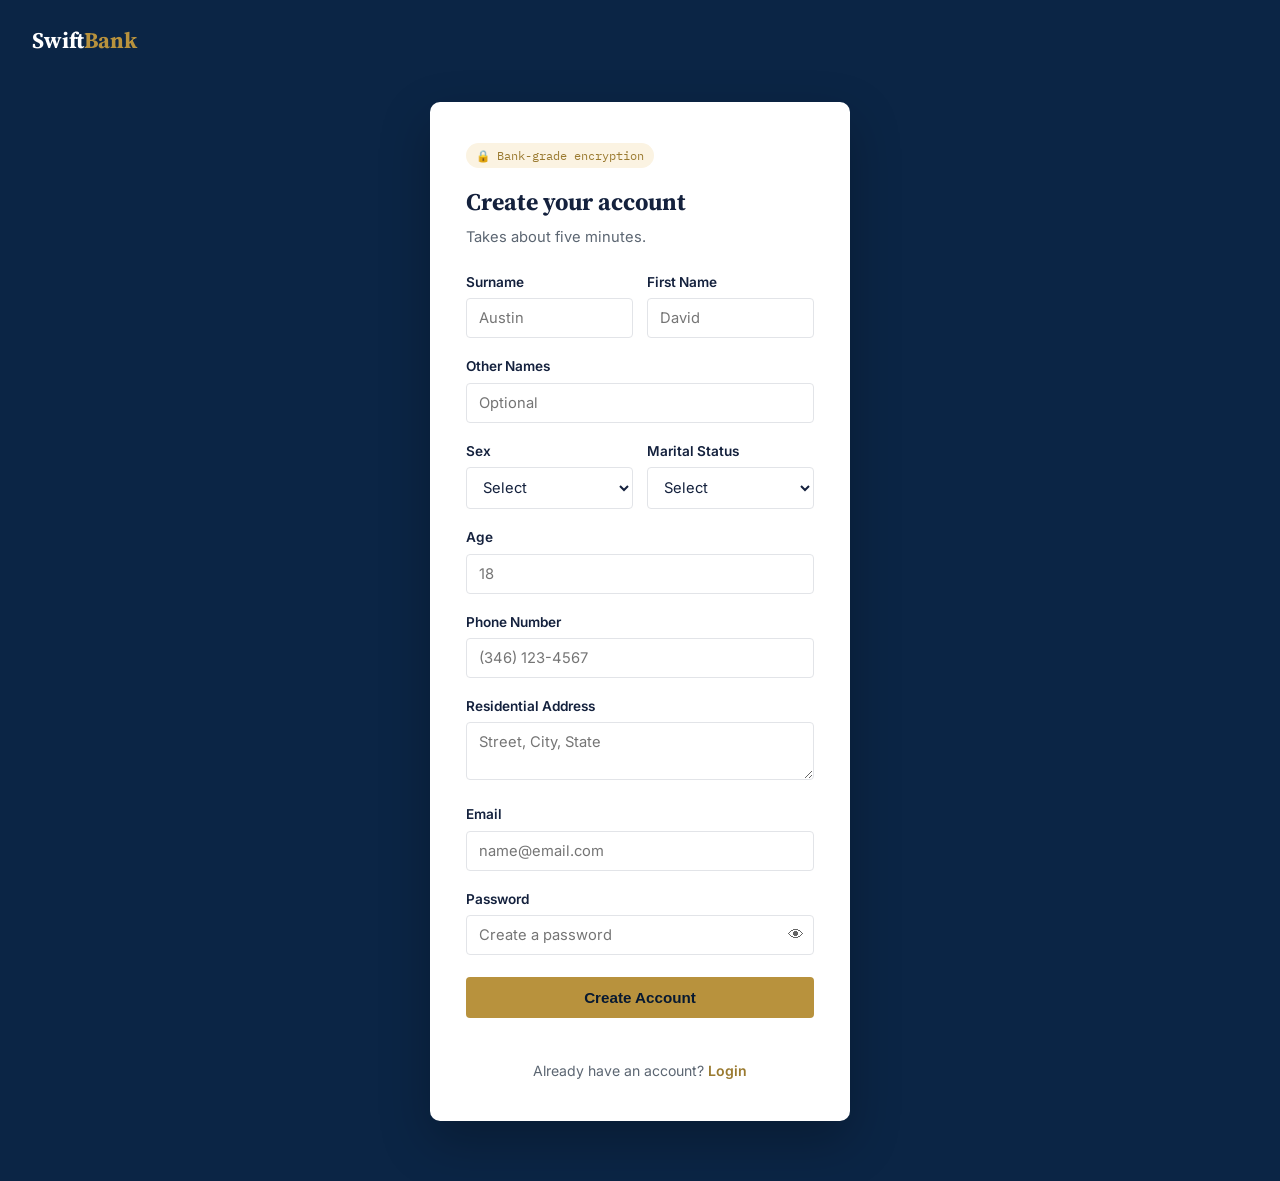
<file: signup.html>
<!DOCTYPE html>
<html lang="en">
<head>
  <meta charset="UTF-8">
  <meta name="viewport" content="width=device-width, initial-scale=1.0">
  <title>Create Account | SwiftBank</title>
  <link rel="preconnect" href="https://fonts.googleapis.com">
  <link href="https://fonts.googleapis.com/css2?family=Source+Serif+4:wght@600;700&family=Inter:wght@400;500;600&family=IBM+Plex+Mono:wght@500&display=swap" rel="stylesheet">
  <link rel="stylesheet" href="Asset/css/index.css">
</head>
<body class="auth-body">

  <header class="auth-header">
    <a href="index.html" class="logo">Swift<span>Bank</span></a>
  </header>

  <main class="auth-page">
    <div class="auth-card">
      <p class="auth-badge">&#128274; Bank-grade encryption</p>
      <h1>Create your account</h1>
      <p class="auth-subtitle">Takes about five minutes.</p>

      <form class="auth-form" id="signup-form">
        <div class="form-row">
          <div class="form-group">
            <label for="surname">Surname</label>
            <input type="text" id="surname" placeholder="Austin" required>
          </div>
          <div class="form-group">
            <label for="first-name">First Name</label>
            <input type="text" id="first-name" placeholder="David" required>
          </div>
        </div>

        <div class="form-group">
          <label for="other-names">Other Names</label>
          <input type="text" id="other-names" placeholder="Optional">
        </div>

        <div class="form-row">
          <div class="form-group">
            <label for="sex">Sex</label>
            <select id="sex" required>
              <option value="" disabled selected>Select</option>
              <option value="female">Female</option>
              <option value="male">Male</option>
            </select>
          </div>
          <div class="form-group">
            <label for="marital-status">Marital Status</label>
            <select id="marital-status" required>
              <option value="" disabled selected>Select</option>
              <option value="single">Single</option>
              <option value="married">Married</option>
              <option value="divorced">Divorced</option>
              <option value="widowed">Widowed</option>
            </select>
          </div>
        </div>

        <div class="form-group">
          <label for="age">Age</label>
          <input type="number" id="age" placeholder="18" min="18" max="120" required>
        </div>

        <div class="form-group">
          <label for="phone">Phone Number</label>
          <input type="tel" id="phone" placeholder="(346) 123-4567" required>
        </div>

        <div class="form-group">
          <label for="address">Residential Address</label>
          <textarea id="address" rows="2" placeholder="Street, City, State" required></textarea>
        </div>

        <div class="form-group">
          <label for="email">Email</label>
          <input type="email" id="email" placeholder="name@email.com" required>
        </div>

        <div class="form-group">
          <label for="password">Password</label>
          <div class="password-field">
            <input type="password" id="password" placeholder="Create a password" required minlength="8">
            <button type="button" class="password-toggle" aria-label="Show password">&#128065;</button>
          </div>
        </div>

        <button type="submit" class="btn btn-primary btn-block">Create Account</button>
        <p class="auth-error" id="signup-error"></p>
      </form>

      <p class="auth-footer-link">Already have an account? <a href="login.html">Login</a></p>
    </div>
  </main>

  <script src="Asset/java/script.js"></script>
</body>
</html>
</file>
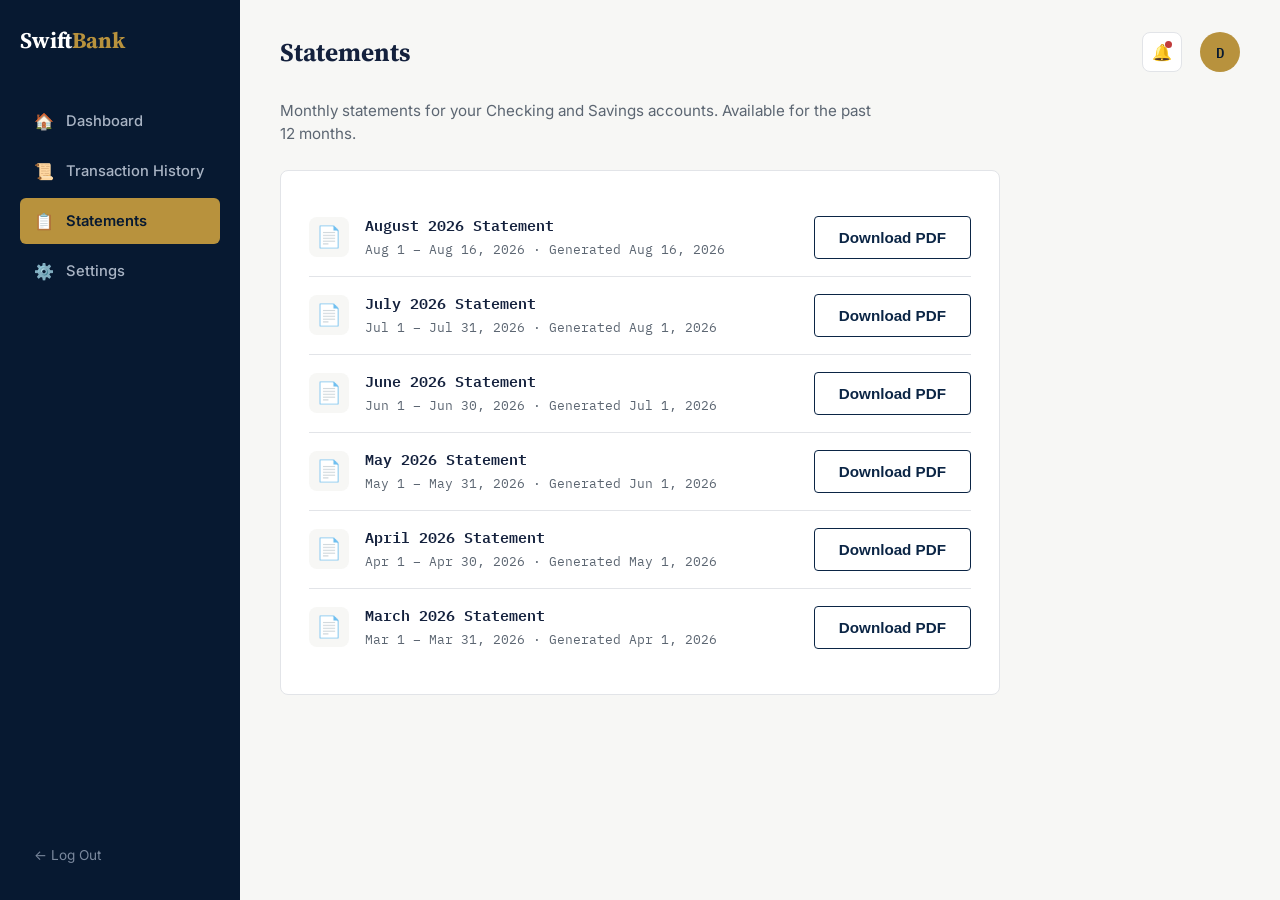
<file: statements.html>
<!DOCTYPE html>
<html lang="en">
<head>
  <meta charset="UTF-8">
  <meta name="viewport" content="width=device-width, initial-scale=1.0">
  <title>Statements | SwiftBank</title>
  <link rel="preconnect" href="https://fonts.googleapis.com">
  <link href="https://fonts.googleapis.com/css2?family=Source+Serif+4:wght@600;700&family=Inter:wght@400;500;600&family=IBM+Plex+Mono:wght@500&display=swap" rel="stylesheet">
  <link rel="stylesheet" href="Asset/css/index.css">
</head>
<body class="dashboard-body">

  <div class="dashboard-layout">

    <!-- Sidebar -->
    <aside class="sidebar">
      <a href="index.html" class="logo sidebar-logo">Swift<span>Bank</span></a>
      <nav class="sidebar-nav">
        <a href="dashboard.html" class="sidebar-link">
          <span class="sidebar-icon">&#127968;</span> Dashboard
        </a>
    
        </a>
        <a href="transaction-history.html" class="sidebar-link">
          <span class="sidebar-icon">&#128220;</span> Transaction History
        </a>
        <a href="statements.html" class="sidebar-link active">
          <span class="sidebar-icon">&#128203;</span> Statements
        </a>
        <a href="settings.html" class="sidebar-link">
          <span class="sidebar-icon">&#9881;&#65039;</span> Settings
        </a>
      </nav>
      <a href="login.html" class="sidebar-logout">&#8592; Log Out</a>
    </aside>

    <!-- Main -->
    <main class="dashboard-main">

      <!-- Top bar -->
      <div class="dashboard-topbar">
        <h1>Statements</h1>
        <div class="topbar-actions">
          <button class="icon-btn" aria-label="Notifications">&#128276;<span class="notif-dot"></span></button>
          <a href="profile.html" class="avatar">D</a>
        </div>
      </div>

      <p class="page-lead">Monthly statements for your Checking and Savings accounts. Available for the past 12 months.</p>

      <!-- Statements List -->
      <section class="panel panel--wide">
        <ul class="statement-list">

          <li class="statement-row">
            <span class="statement-icon">&#128196;</span>
            <span class="statement-info">
              <span class="statement-title">August 2026 Statement</span>
              <span class="statement-meta">Aug 1 &ndash; Aug 16, 2026 &middot; Generated Aug 16, 2026</span>
            </span>
            <button class="btn btn-outline-dark statement-download">Download PDF</button>
          </li>

          <li class="statement-row">
            <span class="statement-icon">&#128196;</span>
            <span class="statement-info">
              <span class="statement-title">July 2026 Statement</span>
              <span class="statement-meta">Jul 1 &ndash; Jul 31, 2026 &middot; Generated Aug 1, 2026</span>
            </span>
            <button class="btn btn-outline-dark statement-download">Download PDF</button>
          </li>

          <li class="statement-row">
            <span class="statement-icon">&#128196;</span>
            <span class="statement-info">
              <span class="statement-title">June 2026 Statement</span>
              <span class="statement-meta">Jun 1 &ndash; Jun 30, 2026 &middot; Generated Jul 1, 2026</span>
            </span>
            <button class="btn btn-outline-dark statement-download">Download PDF</button>
          </li>

          <li class="statement-row">
            <span class="statement-icon">&#128196;</span>
            <span class="statement-info">
              <span class="statement-title">May 2026 Statement</span>
              <span class="statement-meta">May 1 &ndash; May 31, 2026 &middot; Generated Jun 1, 2026</span>
            </span>
            <button class="btn btn-outline-dark statement-download">Download PDF</button>
          </li>

          <li class="statement-row">
            <span class="statement-icon">&#128196;</span>
            <span class="statement-info">
              <span class="statement-title">April 2026 Statement</span>
              <span class="statement-meta">Apr 1 &ndash; Apr 30, 2026 &middot; Generated May 1, 2026</span>
            </span>
            <button class="btn btn-outline-dark statement-download">Download PDF</button>
          </li>

          <li class="statement-row">
            <span class="statement-icon">&#128196;</span>
            <span class="statement-info">
              <span class="statement-title">March 2026 Statement</span>
              <span class="statement-meta">Mar 1 &ndash; Mar 31, 2026 &middot; Generated Apr 1, 2026</span>
            </span>
            <button class="btn btn-outline-dark statement-download">Download PDF</button>
          </li>

        </ul>
      </section>

    </main>
  </div>

  <script src="Asset/java/script.js"></script>
</body>
</html>
</file>
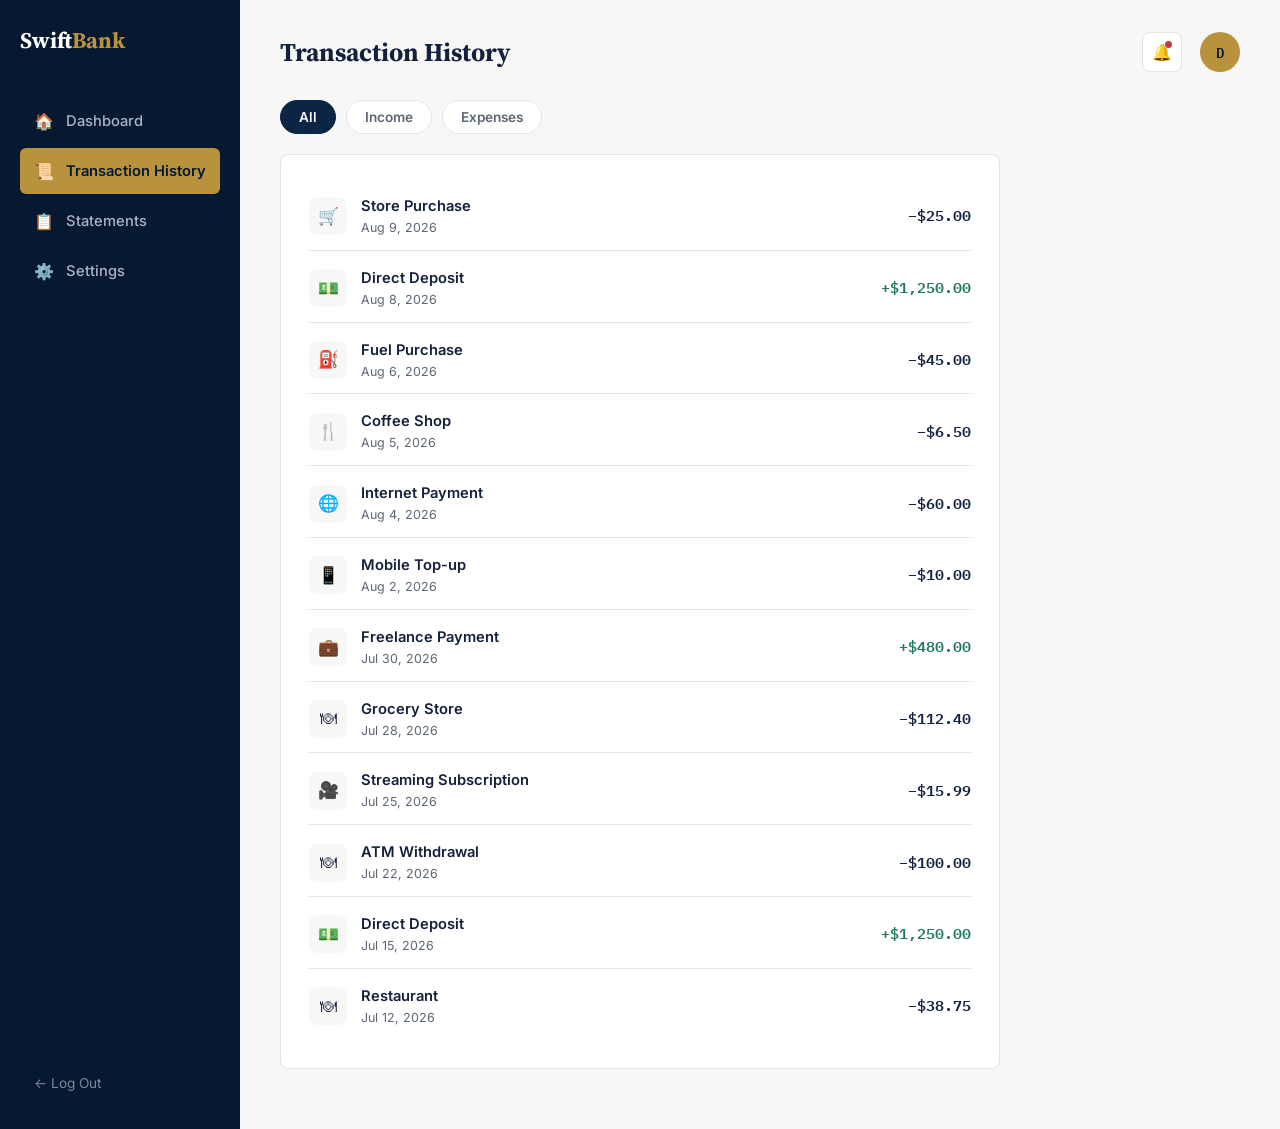
<file: transaction-history.html>
<!DOCTYPE html>
<html lang="en">
<head>
  <meta charset="UTF-8">
  <meta name="viewport" content="width=device-width, initial-scale=1.0">
  <title>Transaction History | SwiftBank</title>
  <link rel="preconnect" href="https://fonts.googleapis.com">
  <link href="https://fonts.googleapis.com/css2?family=Source+Serif+4:wght@600;700&family=Inter:wght@400;500;600&family=IBM+Plex+Mono:wght@500&display=swap" rel="stylesheet">
  <link rel="stylesheet" href="Asset/css/index.css">
</head>
<body class="dashboard-body">

  <div class="dashboard-layout">

    <!-- Sidebar -->
    <aside class="sidebar">
      <a href="index.html" class="logo sidebar-logo">Swift<span>Bank</span></a>
      <nav class="sidebar-nav">
        <a href="dashboard.html" class="sidebar-link">
          <span class="sidebar-icon">&#127968;</span> Dashboard
        </a>
  
        </a>
        <a href="transaction-history.html" class="sidebar-link active">
          <span class="sidebar-icon">&#128220;</span> Transaction History
        </a>
        <a href="statements.html" class="sidebar-link">
          <span class="sidebar-icon">&#128203;</span> Statements
        </a>
        <a href="settings.html" class="sidebar-link">
          <span class="sidebar-icon">&#9881;&#65039;</span> Settings
        </a>
      </nav>
      <a href="login.html" class="sidebar-logout">&#8592; Log Out</a>
    </aside>

    <!-- Main -->
    <main class="dashboard-main">

      <!-- Top bar -->
      <div class="dashboard-topbar">
        <h1>Transaction History</h1>
        <div class="topbar-actions">
          <button class="icon-btn" aria-label="Notifications">&#128276;<span class="notif-dot"></span></button>
          <a href="profile.html" class="avatar">D</a>
        </div>
      </div>

      <!-- Filters -->
      <div class="filter-bar">
        <button class="filter-btn active" data-filter="all">All</button>
        <button class="filter-btn" data-filter="income">Income</button>
        <button class="filter-btn" data-filter="expense">Expenses</button>
      </div>

      <!-- Full Transaction List -->
      <section class="panel panel--wide">
        <ul class="transaction-list">

          <li class="transaction-item" data-type="expense">
            <span class="transaction-icon">&#128722;</span>
            <span class="transaction-details">
              <span class="transaction-name">Store Purchase</span>
              <span class="transaction-date">Aug 9, 2026</span>
            </span>
            <span class="transaction-amount transaction-amount--negative">&minus;$25.00</span>
          </li>

          <li class="transaction-item" data-type="income">
            <span class="transaction-icon">&#128181;</span>
            <span class="transaction-details">
              <span class="transaction-name">Direct Deposit</span>
              <span class="transaction-date">Aug 8, 2026</span>
            </span>
            <span class="transaction-amount transaction-amount--positive">+$1,250.00</span>
          </li>

          <li class="transaction-item" data-type="expense">
            <span class="transaction-icon">&#9981;</span>
            <span class="transaction-details">
              <span class="transaction-name">Fuel Purchase</span>
              <span class="transaction-date">Aug 6, 2026</span>
            </span>
            <span class="transaction-amount transaction-amount--negative">&minus;$45.00</span>
          </li>

          <li class="transaction-item" data-type="expense">
            <span class="transaction-icon">&#127860;</span>
            <span class="transaction-details">
              <span class="transaction-name">Coffee Shop</span>
              <span class="transaction-date">Aug 5, 2026</span>
            </span>
            <span class="transaction-amount transaction-amount--negative">&minus;$6.50</span>
          </li>

          <li class="transaction-item" data-type="expense">
            <span class="transaction-icon">&#127760;</span>
            <span class="transaction-details">
              <span class="transaction-name">Internet Payment</span>
              <span class="transaction-date">Aug 4, 2026</span>
            </span>
            <span class="transaction-amount transaction-amount--negative">&minus;$60.00</span>
          </li>

          <li class="transaction-item" data-type="expense">
            <span class="transaction-icon">&#128241;</span>
            <span class="transaction-details">
              <span class="transaction-name">Mobile Top-up</span>
              <span class="transaction-date">Aug 2, 2026</span>
            </span>
            <span class="transaction-amount transaction-amount--negative">&minus;$10.00</span>
          </li>

          <li class="transaction-item" data-type="income">
            <span class="transaction-icon">&#128188;</span>
            <span class="transaction-details">
              <span class="transaction-name">Freelance Payment</span>
              <span class="transaction-date">Jul 30, 2026</span>
            </span>
            <span class="transaction-amount transaction-amount--positive">+$480.00</span>
          </li>

          <li class="transaction-item" data-type="expense">
            <span class="transaction-icon">&#127869;</span>
            <span class="transaction-details">
              <span class="transaction-name">Grocery Store</span>
              <span class="transaction-date">Jul 28, 2026</span>
            </span>
            <span class="transaction-amount transaction-amount--negative">&minus;$112.40</span>
          </li>

          <li class="transaction-item" data-type="expense">
            <span class="transaction-icon">&#127909;</span>
            <span class="transaction-details">
              <span class="transaction-name">Streaming Subscription</span>
              <span class="transaction-date">Jul 25, 2026</span>
            </span>
            <span class="transaction-amount transaction-amount--negative">&minus;$15.99</span>
          </li>

          <li class="transaction-item" data-type="expense">
            <span class="transaction-icon">&#127869;</span>
            <span class="transaction-details">
              <span class="transaction-name">ATM Withdrawal</span>
              <span class="transaction-date">Jul 22, 2026</span>
            </span>
            <span class="transaction-amount transaction-amount--negative">&minus;$100.00</span>
          </li>

          <li class="transaction-item" data-type="income">
            <span class="transaction-icon">&#128181;</span>
            <span class="transaction-details">
              <span class="transaction-name">Direct Deposit</span>
              <span class="transaction-date">Jul 15, 2026</span>
            </span>
            <span class="transaction-amount transaction-amount--positive">+$1,250.00</span>
          </li>

          <li class="transaction-item" data-type="expense">
            <span class="transaction-icon">&#127869;</span>
            <span class="transaction-details">
              <span class="transaction-name">Restaurant</span>
              <span class="transaction-date">Jul 12, 2026</span>
            </span>
            <span class="transaction-amount transaction-amount--negative">&minus;$38.75</span>
          </li>

        </ul>
      </section>

    </main>
  </div>

  <script src="Asset/java/script.js"></script>
</body>
</html>
</file>
<file: Asset/css/index.css>
/* ---------- Reset ---------- */
* { margin: 0; padding: 0; box-sizing: border-box; }
img { max-width: 100%; display: block; }
a { text-decoration: none; color: inherit; }
ul { list-style: none; }

/* ---------- Tokens ---------- */
:root {
  --navy: #0B2545;
  --navy-dark: #071931;
  --ink: #14213D;
  --slate: #5C6672;
  --brass: #B8923D;
  --brass-dark: #9A7A30;
  --green: #1F7A5C;
  --bg: #F7F7F5;
  --white: #FFFFFF;
  --border: #E2E4E8;

  --font-display: 'Source Serif 4', Georgia, serif;
  --font-body: 'Inter', sans-serif;
  --font-mono: 'IBM Plex Mono', monospace;
}

body {
  font-family: var(--font-body);
  color: var(--ink);
  background: var(--bg);
  line-height: 1.5;
}

.container {
  max-width: 1140px;
  margin: 0 auto;
  padding: 0 24px;
}

h1, h2, h3 { font-family: var(--font-display); font-weight: 700; }

/* ---------- Buttons ---------- */
.btn {
  display: inline-block;
  padding: 12px 24px;
  border-radius: 4px;
  font-weight: 600;
  font-size: 0.95rem;
  transition: background 0.2s ease, color 0.2s ease, border-color 0.2s ease;
}
.btn-primary { background: var(--brass); color: var(--navy-dark); }
.btn-primary:hover { background: var(--brass-dark); }
.btn-outline { border: 1px solid var(--white); color: var(--white); padding: 10px 20px; }
.btn-outline:hover { background: var(--white); color: var(--navy); }
.btn-ghost { color: var(--navy); padding: 12px 4px; }
.btn-ghost:hover { color: var(--brass-dark); }

/* ---------- Header ---------- */
.site-header { background: var(--navy); position: relative; }
.nav-wrap {
  display: flex;
  align-items: center;
  justify-content: space-between;
  padding: 18px 24px;
}
.logo { font-family: var(--font-display); font-size: 1.4rem; font-weight: 700; color: var(--white); }
.logo span { color: var(--brass); }
.main-nav { display: flex; gap: 32px; }
.main-nav a { color: #C9D2DE; font-weight: 500; font-size: 0.95rem; }
.main-nav a:hover { color: var(--white); }
.nav-actions { display: flex; align-items: center; gap: 16px; }
.menu-toggle {
  display: none;
  background: none;
  border: 1px solid rgba(255,255,255,0.3);
  border-radius: 4px;
  color: var(--white);
  font-size: 1.2rem;
  line-height: 1;
  padding: 6px 10px;
  cursor: pointer;
}

/* ---------- Hero ---------- */
.hero { background: var(--navy); color: var(--white); padding: 72px 0 96px; }
.hero-wrap {
  display: grid;
  grid-template-columns: 1.1fr 0.9fr;
  gap: 48px;
  align-items: center;
}
.eyebrow {
  font-family: var(--font-mono);
  font-size: 0.75rem;
  letter-spacing: 0.06em;
  text-transform: uppercase;
  color: var(--brass);
  margin-bottom: 16px;
}
.hero h1 { font-size: 3rem; line-height: 1.15; margin-bottom: 20px; }
.hero-sub { color: #C9D2DE; font-size: 1.05rem; max-width: 44ch; margin-bottom: 32px; }
.hero-actions { display: flex; gap: 20px; align-items: center; }

/* Statement card: signature element */
.hero-statement {
  background: var(--navy-dark);
  border: 1px solid rgba(255,255,255,0.1);
  border-radius: 8px;
  padding: 28px;
}
.statement-label { font-family: var(--font-mono); font-size: 0.75rem; color: #93A0B4; text-transform: uppercase; letter-spacing: 0.05em; }
.statement-figure { font-family: var(--font-mono); font-size: 2.4rem; color: var(--white); margin: 8px 0 24px; }
.statement-lines { border-top: 1px dashed rgba(255,255,255,0.15); }
.statement-row {
  display: flex;
  justify-content: space-between;
  font-family: var(--font-mono);
  font-size: 0.9rem;
  padding: 12px 0;
  border-bottom: 1px dashed rgba(255,255,255,0.15);
  color: #C9D2DE;
}

/* Hero photo */
.hero-image { border-radius: 8px; overflow: hidden; box-shadow: 0 20px 50px rgba(0,0,0,0.35); }
.hero-image img { width: 100%; height: 420px; object-fit: cover; }

/* ---------- Services ---------- */
.services { padding: 80px 0; }
.services h2 { font-size: 1.8rem; margin-bottom: 32px; }
.card-grid { display: grid; grid-template-columns: repeat(3, 1fr); gap: 24px; }
.service-card {
  background: var(--white);
  border: 1px solid var(--border);
  border-top: 3px solid var(--brass);
  border-radius: 6px;
  padding: 28px;
}
.service-card:hover { border-color: var(--brass); box-shadow: 0 4px 16px rgba(11,37,69,0.08); }
.service-card h3 { font-size: 1.1rem; margin-bottom: 10px; }
.service-card p { color: var(--slate); font-size: 0.92rem; }

/* ---------- Why Us ---------- */
.why-us { background: var(--white); padding: 80px 0; border-top: 1px solid var(--border); }
.why-us h2 { font-size: 1.8rem; margin-bottom: 32px; }
.why-grid { display: grid; grid-template-columns: repeat(4, 1fr); gap: 24px; }
.why-item h3 { font-size: 1rem; color: var(--brass-dark); margin-bottom: 8px; }
.why-item p { color: var(--slate); font-size: 0.9rem; }

/* ---------- Page Hero (secondary pages) ---------- */
.page-hero { background: var(--navy); color: var(--white); padding: 64px 0; }
.page-hero h1 { font-size: 2.3rem; max-width: 20ch; margin: 12px 0 16px; }
.page-hero-sub { color: #C9D2DE; max-width: 56ch; font-size: 1rem; }

/* ---------- Accounts ---------- */
.accounts-section { padding: 72px 0; }
.accounts-section--alt { background: var(--white); border-top: 1px solid var(--border); border-bottom: 1px solid var(--border); }
.accounts-section h2 { font-size: 1.7rem; margin-bottom: 28px; }
.account-grid { display: grid; grid-template-columns: repeat(2, 1fr); gap: 24px; }
.account-card {
  background: var(--white);
  border: 1px solid var(--border);
  border-radius: 6px;
  padding: 32px;
}
.accounts-section--alt .account-card { background: var(--bg); }
.account-card h3 { font-size: 1.2rem; margin-bottom: 6px; }
.account-rate { font-family: var(--font-mono); font-size: 1.6rem; color: var(--brass-dark); margin-bottom: 20px; }
.account-rate span { font-family: var(--font-body); font-size: 0.85rem; color: var(--slate); font-weight: 500; }
.feature-list { margin-bottom: 24px; }
.feature-list li { position: relative; padding-left: 20px; font-size: 0.9rem; color: var(--slate); margin-bottom: 10px; }
.feature-list li::before { content: "\2713"; position: absolute; left: 0; color: var(--green); font-weight: 700; }

/* ---------- Steps (How It Works) ---------- */
.steps-grid { display: grid; grid-template-columns: repeat(3, 1fr); gap: 32px; }
.step-item { position: relative; }
.step-num {
  display: inline-flex;
  align-items: center;
  justify-content: center;
  width: 36px;
  height: 36px;
  border-radius: 50%;
  background: var(--navy);
  color: var(--brass);
  font-family: var(--font-mono);
  font-weight: 600;
  margin-bottom: 16px;
}
.step-item h3 { font-size: 1.05rem; margin-bottom: 8px; }
.step-item p { color: var(--slate); font-size: 0.9rem; }

/* ---------- CTA Band ---------- */
.cta-band { background: var(--navy-dark); padding: 56px 0; }
.cta-band-wrap { display: flex; align-items: center; justify-content: space-between; flex-wrap: wrap; gap: 20px; }
.cta-band h2 { color: var(--white); font-size: 1.5rem; }

/* ---------- FAQ Accordion ---------- */
.faq-list { max-width: 760px; }
.faq-item { border-bottom: 1px solid var(--border); }
.faq-question {
  width: 100%;
  display: flex;
  align-items: center;
  justify-content: space-between;
  background: none;
  border: none;
  cursor: pointer;
  padding: 20px 4px;
  font-family: var(--font-body);
  font-size: 1rem;
  font-weight: 600;
  color: var(--ink);
  text-align: left;
}
.faq-icon {
  font-family: var(--font-mono);
  font-size: 1.2rem;
  color: var(--brass-dark);
  transition: transform 0.2s ease;
}
.faq-question[aria-expanded="true"] .faq-icon { transform: rotate(45deg); }
.faq-answer {
  max-height: 0;
  overflow: hidden;
  transition: max-height 0.25s ease;
}
.faq-answer p { padding: 0 4px 20px; color: var(--slate); font-size: 0.92rem; max-width: 60ch; }
.faq-item.open .faq-answer { max-height: 200px; }

.faq-wrap { display: grid; grid-template-columns: 1fr 320px; gap: 40px; align-items: start; }
.faq-wrap .faq-list { max-width: none; }
.faq-image { position: sticky; top: 24px; }
.faq-image img { width: 100%; border-radius: 8px; box-shadow: 0 12px 32px rgba(11,37,69,0.15); }
.faq-image-caption { text-align: center; font-size: 0.85rem; color: var(--slate); margin-top: 12px; }/* ---------- Contact ---------- */
.contact-grid { display: grid; grid-template-columns: 1.3fr 1fr; gap: 32px; align-items: start; }
.contact-form { background: var(--white); border: 1px solid var(--border); border-radius: 6px; padding: 28px; }
.form-group { margin-bottom: 18px; }
.form-group label { display: block; font-size: 0.85rem; font-weight: 600; margin-bottom: 6px; color: var(--ink); }
.form-group input,
.form-group textarea,
.form-group select {
  width: 100%;
  padding: 10px 12px;
  border: 1px solid var(--border);
  border-radius: 4px;
  font-family: var(--font-body);
  font-size: 0.92rem;
  color: var(--ink);
  resize: vertical;
  background: var(--white);
}
.form-group input:focus,
.form-group textarea:focus,
.form-group select:focus { outline: none; border-color: var(--brass); }
.contact-info-card { background: var(--navy); color: var(--white); border-radius: 6px; padding: 28px; }
.contact-info-card h3 { font-size: 1.05rem; margin-bottom: 18px; }
.contact-info-row { display: flex; flex-direction: column; gap: 2px; font-size: 0.92rem; margin-bottom: 16px; color: #C9D2DE; }
.contact-info-row span { font-family: var(--font-mono); font-size: 0.72rem; text-transform: uppercase; letter-spacing: 0.05em; color: var(--brass); }

/* ---------- Auth Pages (Signup / Login / OTP) ---------- */
.auth-body { background: var(--navy); min-height: 100vh; }
.auth-header { padding: 24px 32px; }
.auth-header .logo { color: var(--white); }
.auth-page {
  display: flex;
  align-items: center;
  justify-content: center;
  padding: 20px 20px 60px;
}
.auth-card {
  background: var(--white);
  border-radius: 10px;
  padding: 40px 36px;
  width: 100%;
  max-width: 420px;
  box-shadow: 0 20px 50px rgba(0,0,0,0.25);
  animation: card-rise 0.35s ease both;
}
.auth-card--wide { max-width: 480px; }
@keyframes card-rise {
  from { opacity: 0; transform: translateY(14px); }
  to { opacity: 1; transform: translateY(0); }
}
.auth-badge {
  display: inline-block;
  font-family: var(--font-mono);
  font-size: 0.72rem;
  color: var(--brass-dark);
  background: #FBF3E2;
  padding: 4px 10px;
  border-radius: 20px;
  margin-bottom: 16px;
}
.auth-card h1 { font-size: 1.5rem; margin-bottom: 6px; }
.auth-subtitle { color: var(--slate); font-size: 0.92rem; margin-bottom: 24px; }
.auth-form .form-group { margin-bottom: 18px; }
.btn-block { width: 100%; text-align: center; margin-top: 4px; border: none; cursor: pointer; }
.auth-footer-link { text-align: center; font-size: 0.88rem; color: var(--slate); margin-top: 16px; }
.auth-error { text-align: center; font-size: 0.85rem; color: #C13B3B; font-weight: 600; margin-top: 12px; min-height: 1em; }
.auth-footer-link a { color: var(--brass-dark); font-weight: 600; }
.auth-footer-link a:hover { text-decoration: underline; }

/* Password toggle */
.password-field { position: relative; }
.password-field input { padding-right: 42px; }
.password-toggle {
  position: absolute;
  right: 10px;
  top: 50%;
  transform: translateY(-50%);
  background: none;
  border: none;
  cursor: pointer;
  font-size: 1rem;
  opacity: 0.6;
}
.password-toggle:hover { opacity: 1; }

/* Shield icon (OTP page) */
.shield-icon { font-size: 2.2rem; margin-bottom: 12px; }

/* OTP boxes */
.otp-boxes { display: flex; gap: 10px; justify-content: center; margin-bottom: 24px; }
.otp-digit {
  width: 46px;
  height: 54px;
  text-align: center;
  font-family: var(--font-mono);
  font-size: 1.3rem;
  border: 1px solid var(--border);
  border-radius: 6px;
}
.otp-digit:focus { outline: none; border-color: var(--brass); box-shadow: 0 0 0 3px rgba(184,146,61,0.15); }

/* ---------- Dashboard Layout ---------- */
.dashboard-body { background: var(--bg); }
.dashboard-layout { display: grid; grid-template-columns: 240px 1fr; min-height: 100vh; }

/* Sidebar */
.sidebar {
  background: var(--navy-dark);
  padding: 24px 20px;
  display: flex;
  flex-direction: column;
}
.sidebar-logo { display: block; margin-bottom: 40px; }
.sidebar-nav { display: flex; flex-direction: column; gap: 4px; flex-grow: 1; }
.sidebar-link {
  display: flex;align-items: center;
  gap: 12px;
  padding: 11px 14px;
  border-radius: 6px;
  color: #A9B4C4;
  font-size: 0.92rem;
  font-weight: 500;
}
.sidebar-link:hover { background: rgba(255,255,255,0.06); color: var(--white); }
.sidebar-link.active { background: var(--brass); color: var(--navy-dark); font-weight: 600; }
.sidebar-icon { font-size: 1rem; }
.sidebar-logout { color: #7A889D; font-size: 0.85rem; padding: 11px 14px; }
.sidebar-logout:hover { color: var(--white); }

/* Main */
.dashboard-main { padding: 32px 40px 60px; }
.dashboard-topbar { display: flex; align-items: center; justify-content: space-between; margin-bottom: 28px; }
.dashboard-topbar h1 { font-size: 1.6rem; }
.topbar-actions { display: flex; align-items: center; gap: 18px; }
.icon-btn { position: relative; background: var(--white); border: 1px solid var(--border); border-radius: 8px; width: 40px; height: 40px; cursor: pointer; font-size: 1rem; }
.notif-dot { position: absolute; top: 8px; right: 9px; width: 7px; height: 7px; border-radius: 50%; background: #C13B3B; }
.avatar { width: 40px; height: 40px; border-radius: 50%; background: var(--brass); color: var(--navy-dark); display: flex; align-items: center; justify-content: center; font-family: var(--font-mono); font-weight: 600; font-size: 0.85rem; }

/* Metric cards */
.metrics-grid { display: grid; grid-template-columns: repeat(4, 1fr); gap: 20px; margin-bottom: 28px; }
.metric-card { background: var(--white); border: 1px solid var(--border); border-radius: 8px; padding: 22px; }
.metric-label { font-size: 0.82rem; color: var(--slate); margin-bottom: 10px; }
.metric-value { font-family: var(--font-mono); font-size: 1.5rem; color: var(--ink); margin-bottom: 8px; }
.metric-trend { font-size: 0.78rem; font-weight: 600; }
.metric-trend--up { color: var(--green); }
.metric-trend--down { color: #C13B3B; }
.metric-trend--neutral { color: var(--slate); font-weight: 500; }

/* Two-column panels */
.dashboard-columns { display: grid; grid-template-columns: 1fr 1fr; gap: 20px; align-items: start; }
.panel { background: var(--white); border: 1px solid var(--border); border-radius: 8px; padding: 28px; }
.panel h2 { font-size: 1.1rem; margin-bottom: 20px; }
.panel-header { display: flex; align-items: center; justify-content: space-between; margin-bottom: 20px; }
.panel-header h2 { margin-bottom: 0; }
.panel-link { font-size: 0.85rem; color: var(--brass-dark); font-weight: 600; }
.panel-link:hover { text-decoration: underline; }

/* Quick Transfer form */
.transfer-form .form-group { margin-bottom: 16px; }
.form-row { display: grid; grid-template-columns: 1fr 1fr; gap: 14px; }
.transfer-form select {
  width: 100%;
  padding: 10px 12px;
  border: 1px solid var(--border);
  border-radius: 4px;
  font-family: var(--font-body);
  font-size: 0.9rem;
  background: var(--bg);
  color: var(--ink);
}
.transfer-confirm { text-align: center; font-size: 0.85rem; color: var(--green); font-weight: 600; margin-top: 14px; min-height: 1em; }
.available-balance { font-size: 0.78rem; color: var(--slate); margin-top: 6px; }

/* Transaction list */
.transaction-list { display: flex; flex-direction: column; gap: 4px; }
.transaction-item { display: flex; align-items: center; gap: 14px; padding: 12px 0; border-bottom: 1px solid var(--border); }
.transaction-item:last-child { border-bottom: none; }
.transaction-icon { width: 38px; height: 38px; border-radius: 8px; background: var(--bg); display: flex; align-items: center; justify-content: center; font-size: 1.05rem; flex-shrink: 0; }
.transaction-details { display: flex; flex-direction: column; gap: 2px; flex-grow: 1; }
.transaction-name { font-size: 0.92rem; font-weight: 600; color: var(--ink); }
.transaction-date { font-size: 0.78rem; color: var(--slate); }
.transaction-amount { font-family: var(--font-mono); font-size: 0.92rem; font-weight: 600; }
.transaction-amount--positive { color: var(--green); }
.transaction-amount--negative { color: var(--ink); }

/* Filter bar (Transaction History) */
.filter-bar { display: flex; gap: 10px; margin-bottom: 20px; }
.filter-btn {padding: 8px 18px;
  border: 1px solid var(--border);
  border-radius: 20px;
  background: var(--white);
  font-family: var(--font-body);
  font-size: 0.85rem;
  font-weight: 600;
  color: var(--slate);
  cursor: pointer;
}
.filter-btn:hover { border-color: var(--brass); }
.filter-btn.active { background: var(--navy); color: var(--white); border-color: var(--navy); }
.panel--wide { max-width: 720px; }

/* Statements */
.page-lead { color: var(--slate); font-size: 0.95rem; margin-bottom: 24px; max-width: 60ch; }
.statement-list { display: flex; flex-direction: column; }
.statement-row { display: flex; align-items: center; gap: 16px; padding: 16px 0; border-bottom: 1px solid var(--border); }
.statement-row:last-child { border-bottom: none; }
.statement-icon { font-size: 1.3rem; width: 40px; height: 40px; border-radius: 8px; background: var(--bg); display: flex; align-items: center; justify-content: center; flex-shrink: 0; }
.statement-info { display: flex; flex-direction: column; gap: 3px; flex-grow: 1; }
.statement-title { font-size: 0.95rem; font-weight: 600; color: var(--ink); }
.statement-meta { font-size: 0.8rem; color: var(--slate); }
.btn-outline-dark { background: none; border: 1px solid var(--navy); color: var(--navy); cursor: pointer; white-space: nowrap; }
.btn-outline-dark:hover { background: var(--navy); color: var(--white); }

/* Settings */
.settings-stack { display: flex; flex-direction: column; gap: 20px; max-width: 640px; }
.settings-form .form-group { margin-bottom: 16px; }
.settings-confirm { font-size: 0.85rem; color: var(--green); font-weight: 600; margin-top: 12px; min-height: 1em; }

.toggle { display: flex; align-items: center; gap: 14px; cursor: pointer; margin-bottom: 18px; }
.toggle input { display: none; }
.toggle-track {
  width: 42px;
  height: 24px;
  background: var(--border);
  border-radius: 20px;
  position: relative;
  flex-shrink: 0;
  transition: background 0.2s ease;
}
.toggle-thumb {
  position: absolute;
  top: 3px;
  left: 3px;
  width: 18px;
  height: 18px;
  border-radius: 50%;
  background: var(--white);
  box-shadow: 0 1px 3px rgba(0,0,0,0.25);
  transition: transform 0.2s ease;
}
.toggle input:checked + .toggle-track { background: var(--green); }
.toggle input:checked + .toggle-track .toggle-thumb { transform: translateX(18px); }
.toggle-label { font-size: 0.9rem; color: var(--ink); font-weight: 500; }

/* Profile */
.profile-header { display: flex; align-items: center; gap: 24px; }
.profile-avatar-lg {
  width: 80px;
  height: 80px;
  border-radius: 50%;
  background: var(--brass);
  color: var(--navy-dark);
  display: flex;
  align-items: center;
  justify-content: center;
  font-family: var(--font-mono);
  font-size: 1.8rem;
  font-weight: 600;
  flex-shrink: 0;
}
.profile-header-info { flex-grow: 1; }
.profile-header-info h1 { font-size: 1.5rem; margin-bottom: 8px; }
.profile-badge {
  display: inline-block;
  font-family: var(--font-mono);
  font-size: 0.72rem;
  color: var(--brass-dark);
  background: #FBF3E2;
  padding: 4px 10px;
  border-radius: 20px;
}
.profile-since { color: var(--slate); font-size: 0.85rem; margin-top: 8px; }

.profile-columns { display: grid; grid-template-columns: 1fr 1fr; gap: 20px; margin-top: 20px; }
.detail-row, .linked-account-row {
  display: flex;
  justify-content: space-between;
  align-items: center;
  padding: 12px 0;
  border-bottom: 1px solid var(--border);
  font-size: 0.9rem;
}
.detail-row:last-child, .linked-account-row:last-child { border-bottom: none; }
.detail-row span:first-child, .linked-account-row span:first-child { color: var(--slate); }
.detail-row .mono, .linked-account-row .mono { font-family: var(--font-mono); font-weight: 600; color: var(--ink); }

/* ---------- Mobile Feature ---------- */
.mobile-feature { background: linear-gradient(135deg, #FBF3E2 0%, #F3E6C8 100%); padding: 80px 0; }
.mobile-feature-wrap { display: grid; grid-template-columns: 0.8fr 1fr; gap: 56px; align-items: center; }
.mobile-feature-image img { width: 100%; height: 460px; object-fit: cover; border-radius: 8px; box-shadow: 0 20px 50px rgba(11,37,69,0.2); }
.eyebrow--dark { color: var(--brass-dark); }
.mobile-feature-copy h2 { font-size: 2rem; line-height: 1.2; margin-bottom: 16px; }
.mobile-feature-sub { color: var(--slate); font-size: 1rem; margin-bottom: 24px; max-width: 42ch; }
.mobile-feature-copy .feature-list { margin-bottom: 28px; }
.mobile-feature-copy .feature-list li { font-size: 0.95rem; color: var(--ink); }

/* ---------- About Us ---------- */
.about-story { max-width: 72ch; }
.about-story p { color: var(--slate); font-size: 1rem; margin-bottom: 18px; line-height: 1.7; }

.stats-band { background: var(--navy); padding: 56px 0; }
.stats-grid { display: grid; grid-template-columns: repeat(4, 1fr); gap: 24px; text-align: center; }
.stat-number { font-family: var(--font-mono); font-size: 2rem; color: var(--brass); margin-bottom: 6px; }
.stat-label { color: #C9D2DE; font-size: 0.85rem; }

.team-grid { display: grid; grid-template-columns: repeat(3, 1fr); gap: 24px; }
.team-card { text-align: center; padding: 28px 20px; border: 1px solid var(--border); border-radius: 8px; background: var(--white); }
.team-avatar {
  width: 64px;
  height: 64px;
  border-radius: 50%;
  background: var(--navy);
  color: var(--brass);
  display: flex;
  align-items: center;
  justify-content: center;
  font-family: var(--font-mono);
  font-weight: 600;
  font-size: 1.3rem;
  margin: 0 auto 14px;
}
.team-card h3 { font-size: 1.05rem; margin-bottom: 4px; }
.team-role { color: var(--slate); font-size: 0.85rem; }

/* ---------- Footer ---------- */
.site-footer { background: var(--navy-dark); color: #C9D2DE; padding: 56px 0 0; margin-top: 40px; }
.footer-wrap { display: grid; grid-template-columns: 1.5fr repeat(3, 1fr); gap: 24px; padding-bottom: 40px; }
.footer-logo { color: var(--white); margin-bottom: 8px; }
.footer-tagline { font-size: 0.88rem; color: #8895A7; }
.footer-col h4 { font-size: 0.85rem; text-transform: uppercase; letter-spacing: 0.04em; color: var(--white); margin-bottom: 14px; }
.footer-col a { display: block; font-size: 0.9rem; margin-bottom: 10px; color: #A9B4C4; }
.footer-col a:hover { color: var(--brass); }
.footer-bottom { border-top: 1px solid rgba(255,255,255,0.08); padding: 20px 24px; font-size: 0.82rem; color: #7A889D; }

/* ---------- Responsive ---------- */
@media (max-width: 860px) {
  .main-nav {
    display: none;
    position: absolute;
    top: 100%;
    left: 0;
    right: 0;
    flex-direction: column;
    gap: 0;
    background: var(--navy);
    padding: 8px 24px 20px;
    box-shadow: 0 16px 24px rgba(0,0,0,0.25);
    z-index: 20;
  }
  .main-nav.open { display: flex; }
  .main-nav a { padding: 12px 0; border-bottom: 1px solid rgba(255,255,255,0.1); }
  .menu-toggle { display: inline-block; }
  .hero-wrap { grid-template-columns: 1fr; }
  .hero h1 { font-size: 2.2rem; }
  .card-grid { grid-template-columns: 1fr; }
  .account-grid { grid-template-columns: 1fr; }
  .steps-grid { grid-template-columns: 1fr; }
  .contact-grid { grid-template-columns: 1fr; }
  .faq-wrap { grid-template-columns: 1fr; }
  .profile-columns { grid-template-columns: 1fr; }
  .profile-header { flex-direction: column; text-align: center; }
  .why-grid { grid-template-columns: 1fr 1fr; }
  .mobile-feature-wrap { grid-template-columns: 1fr; }
  .mobile-feature-image img { height: 280px; }
  .stats-grid { grid-template-columns: 1fr 1fr; }
  .team-grid { grid-template-columns: 1fr; }
  .footer-wrap { grid-template-columns: 1fr 1fr; }
  .dashboard-layout { grid-template-columns: 1fr; }
  .sidebar { display: none; }
  .metrics-grid { grid-template-columns: 1fr 1fr; }
  .dashboard-columns { grid-template-columns: 1fr; }
  .form-row { grid-template-columns: 1fr; }
  .dashboard-main { padding: 24px; }
}
</file>
